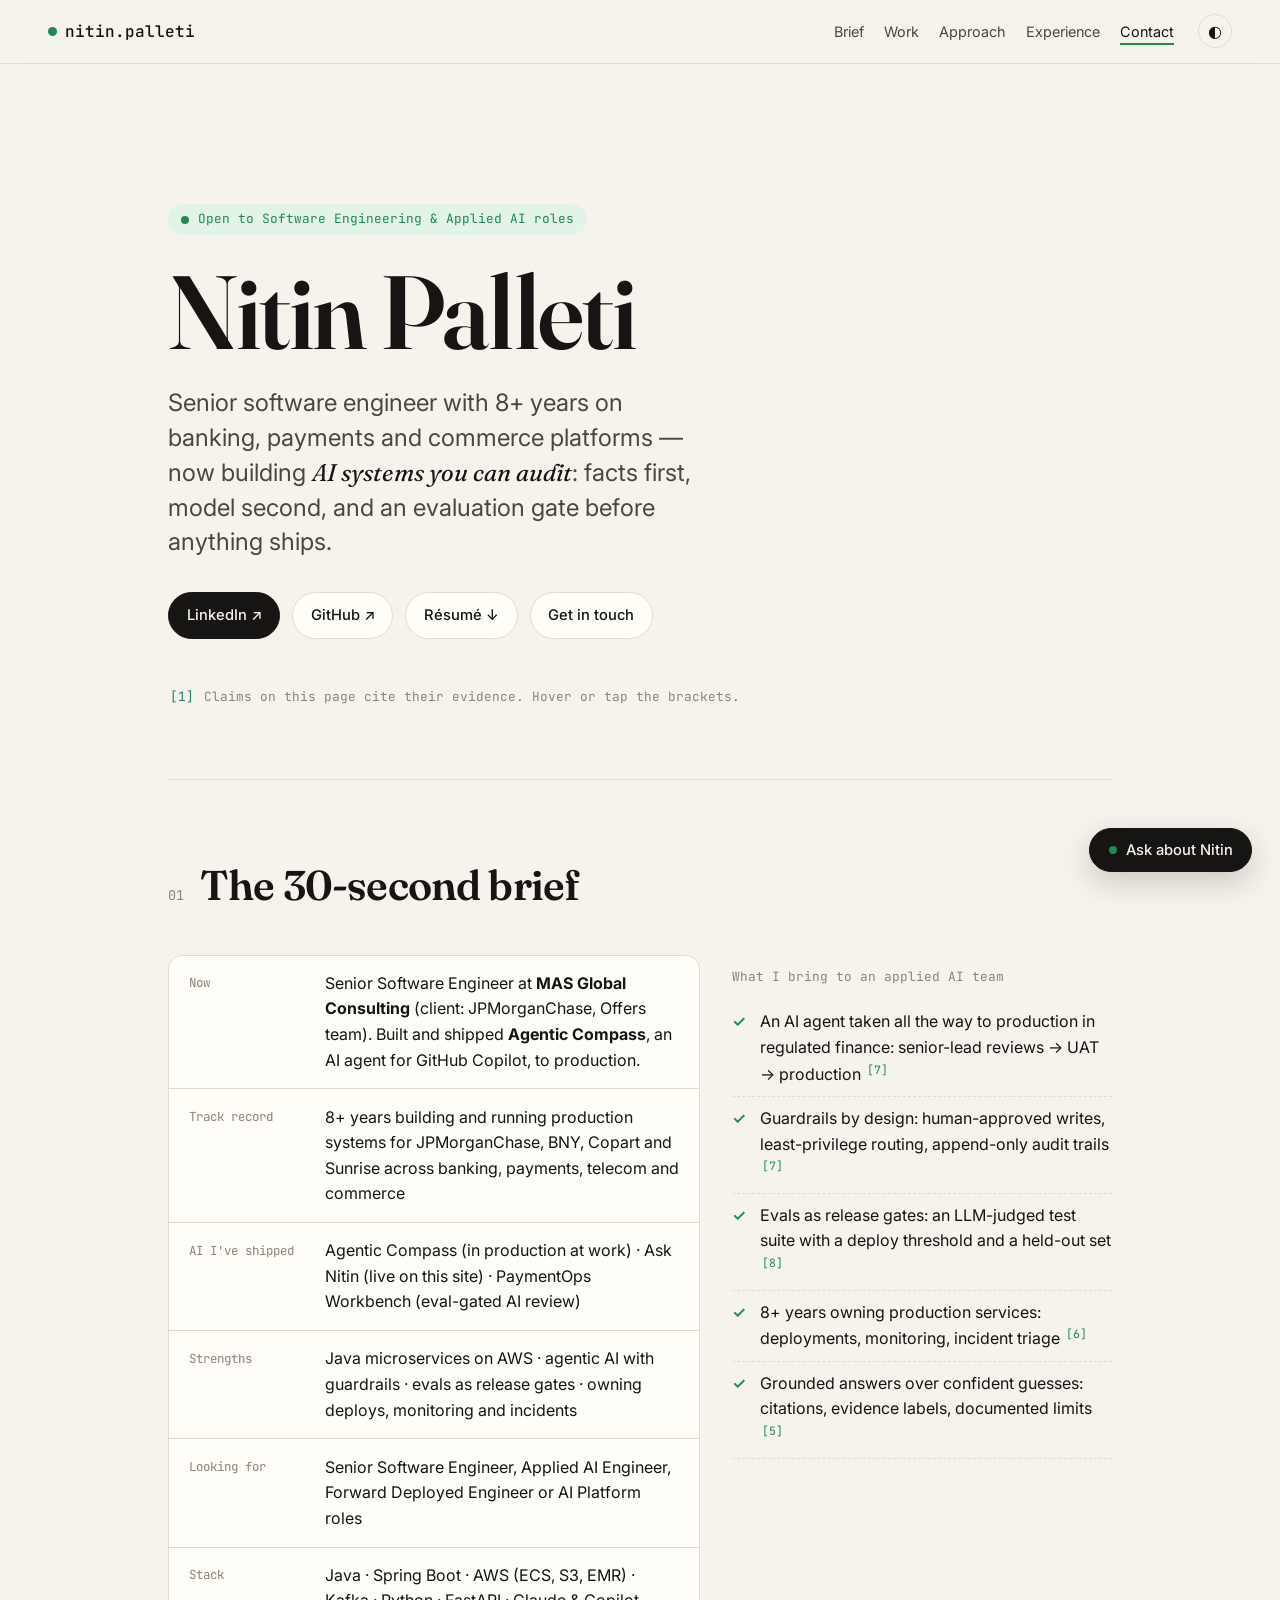
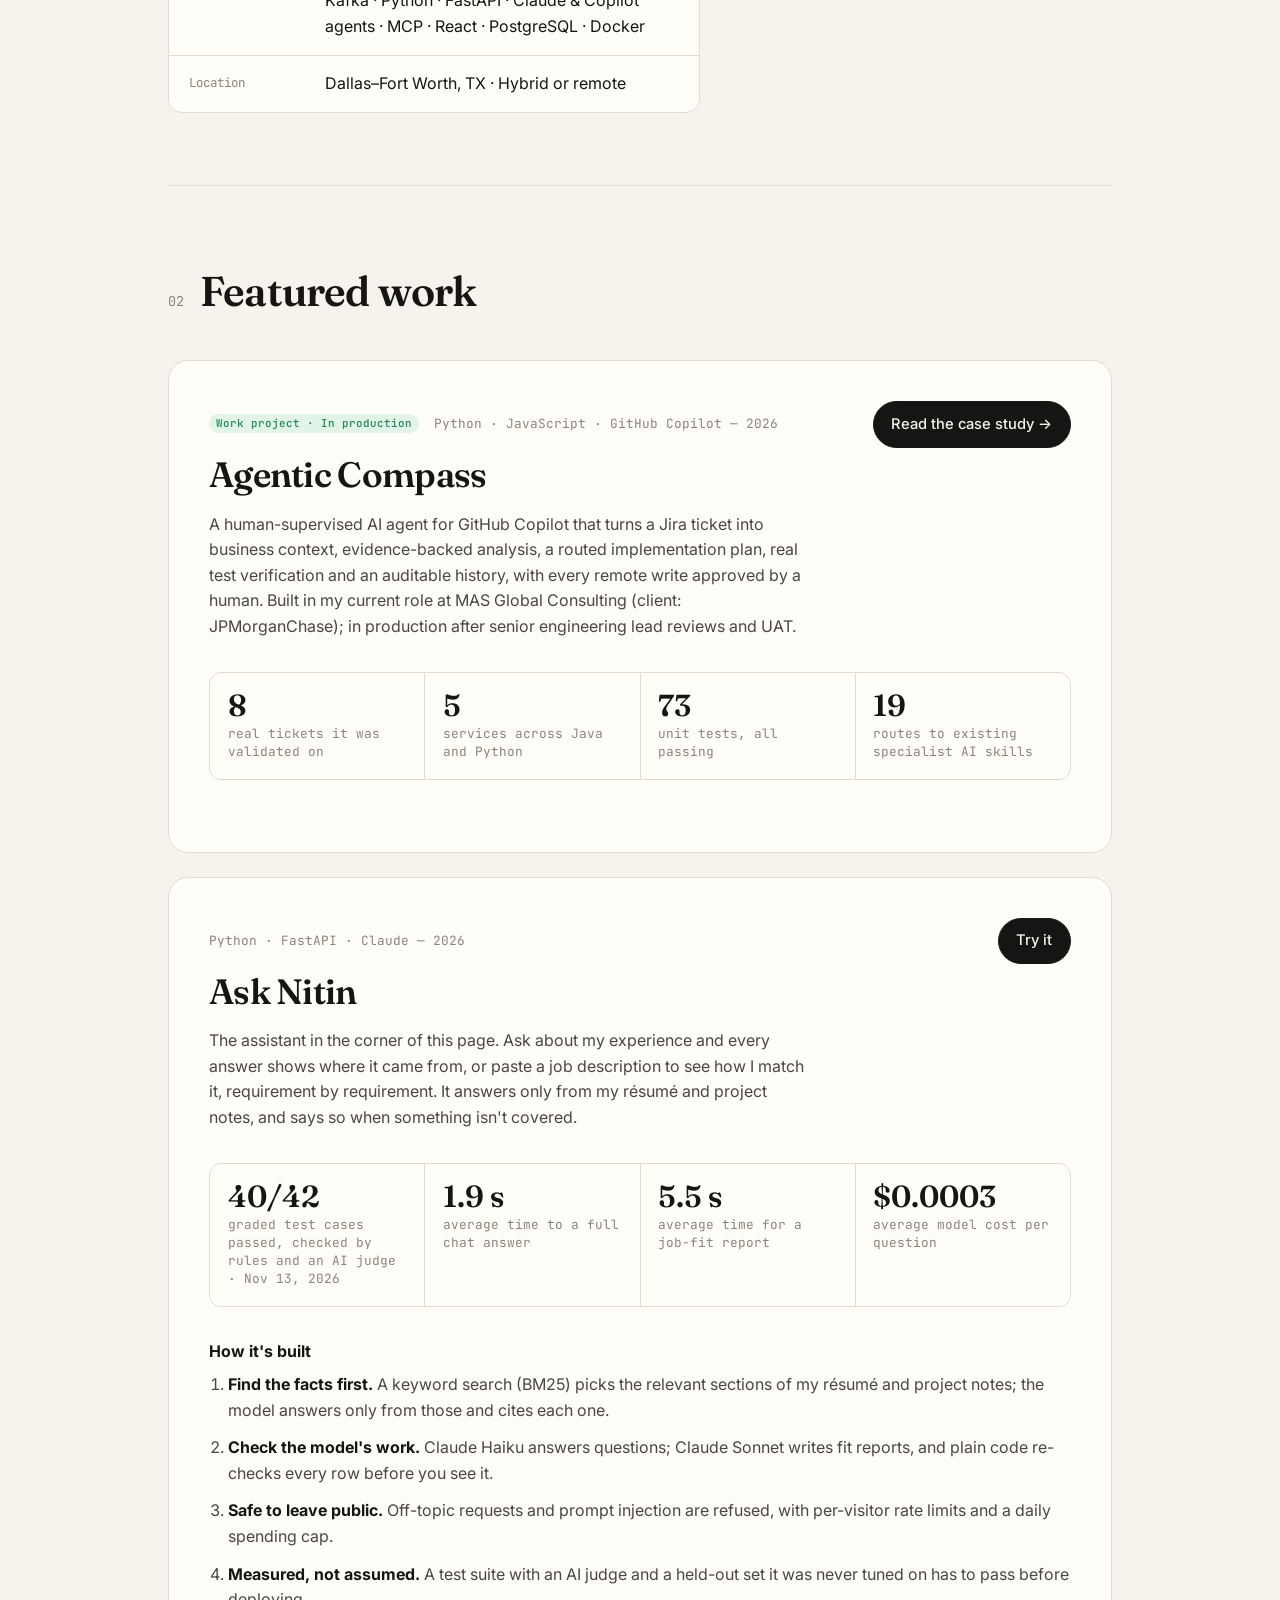
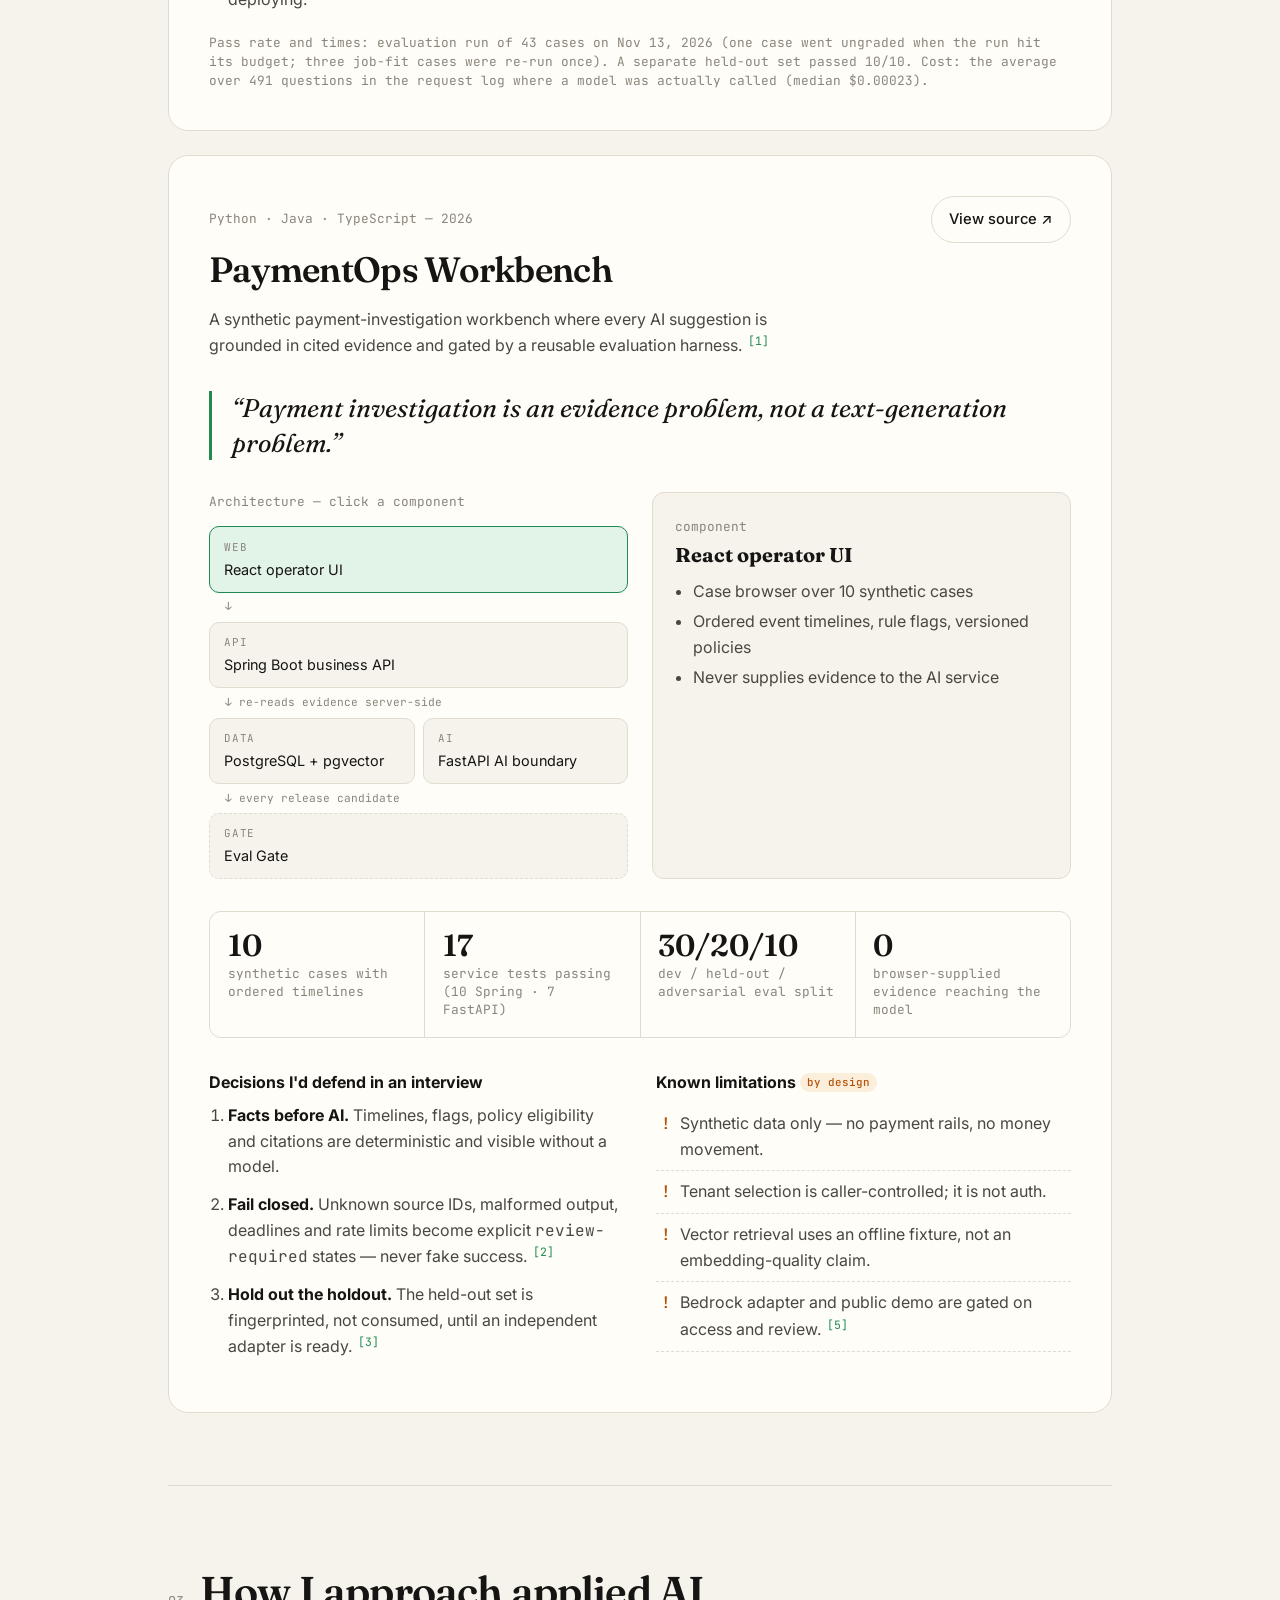
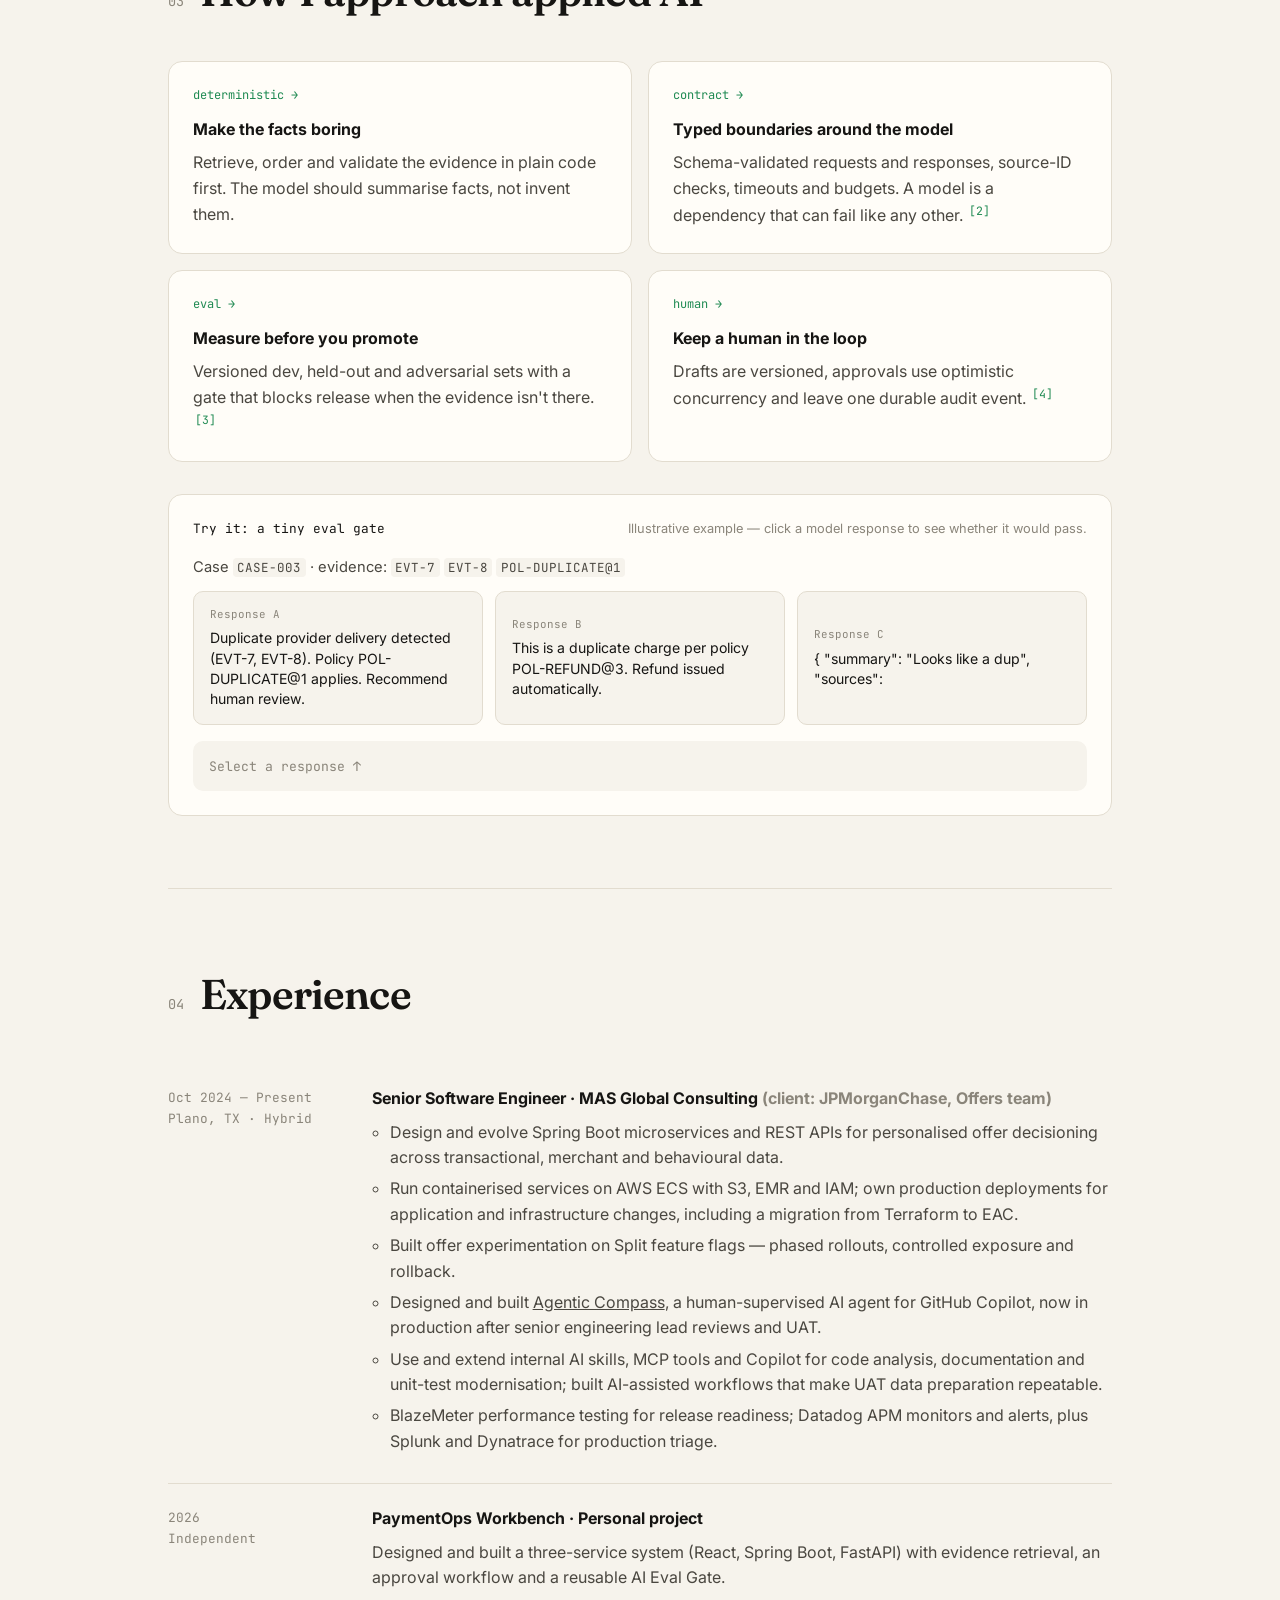
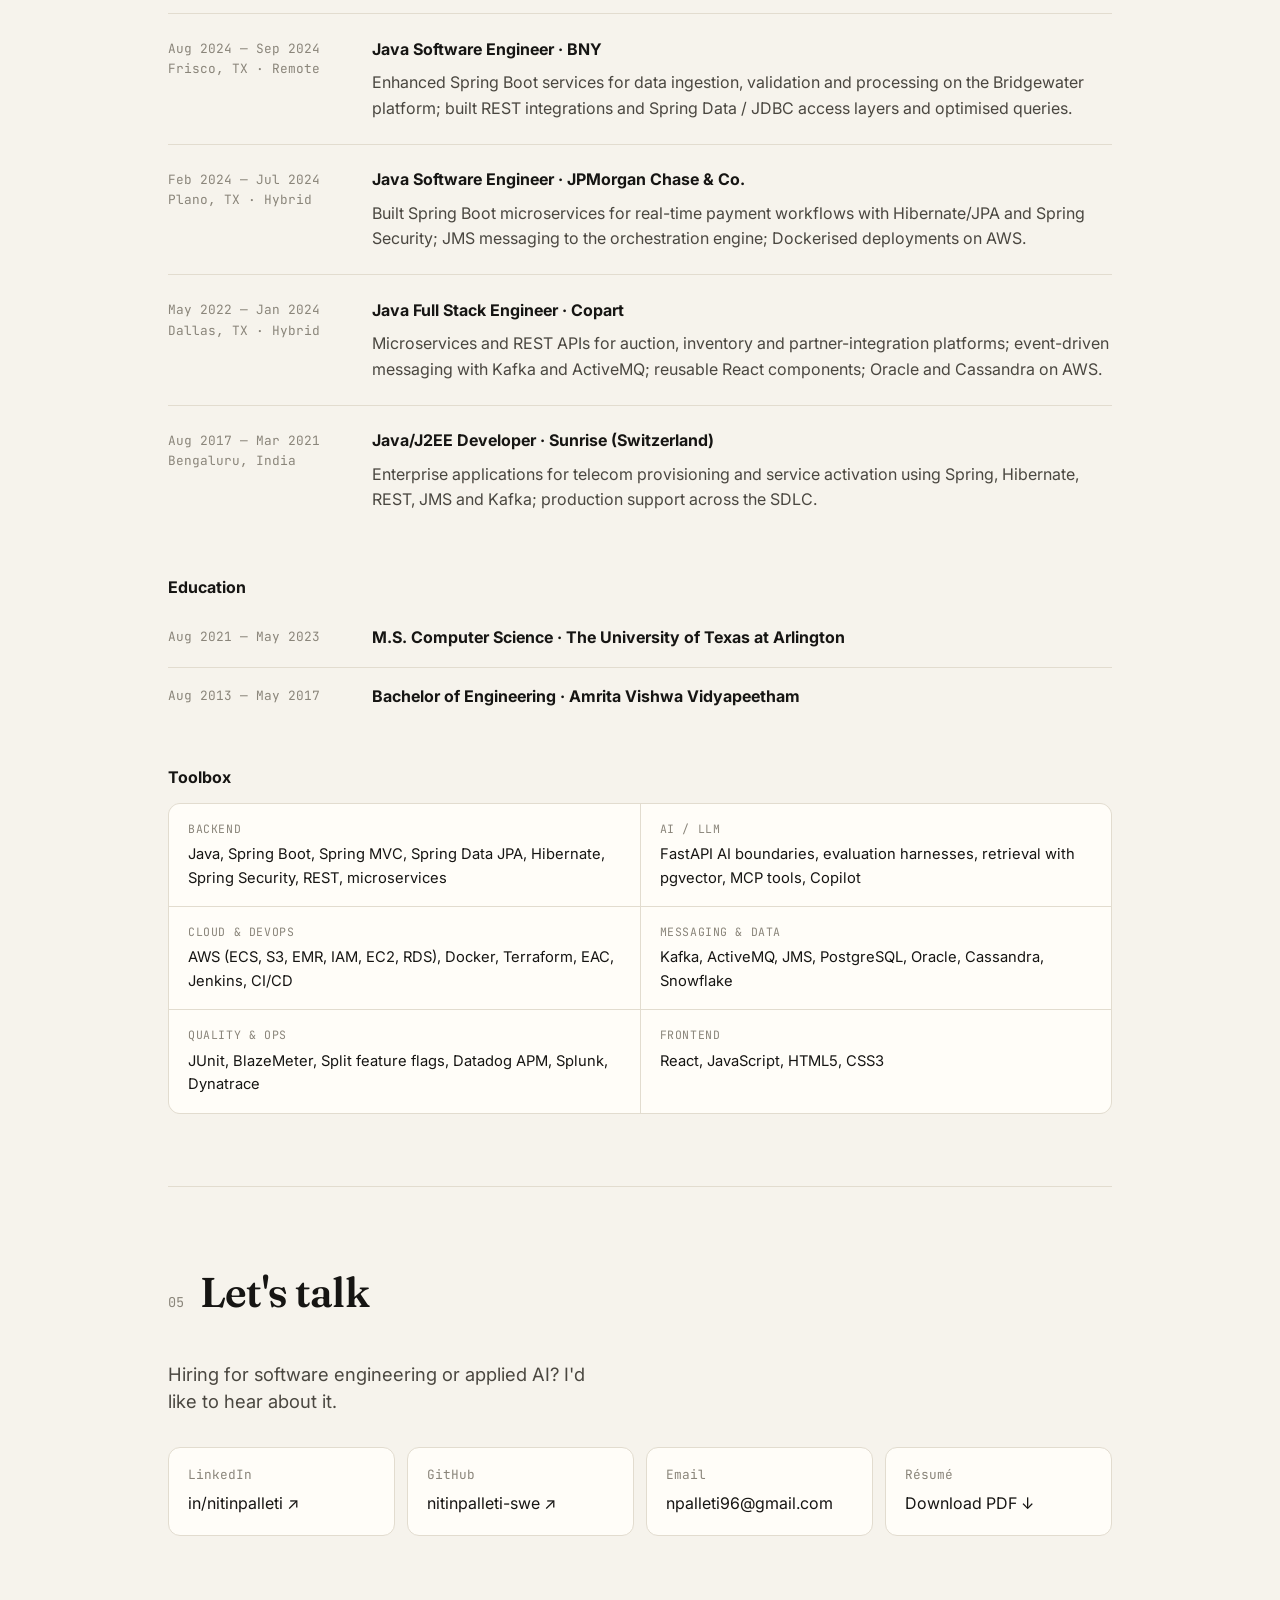
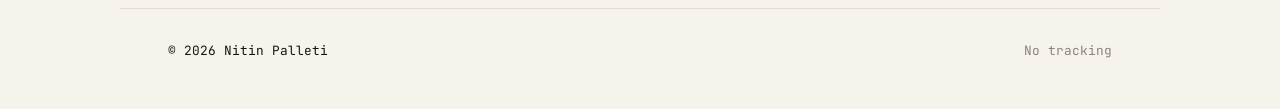
<file: portfolio/index.html>
<!doctype html>
<html lang="en">
<head>
  <meta charset="utf-8" />
  <meta name="viewport" content="width=device-width, initial-scale=1" />
  <title>Nitin Palleti — Senior Software Engineer · Applied AI</title>
  <meta name="description" content="Nitin Palleti — senior software engineer (8+ years, banking and payments) building evidence-grounded, evaluated AI systems." />
  <link rel="preconnect" href="https://fonts.googleapis.com" />
  <link rel="preconnect" href="https://fonts.gstatic.com" crossorigin />
  <link href="https://fonts.googleapis.com/css2?family=Fraunces:opsz,wght@9..144,400;9..144,600&family=Inter:wght@400;500;600&family=JetBrains+Mono:wght@400;500&display=swap" rel="stylesheet" />
  <link rel="stylesheet" href="styles.css" />
  <link rel="stylesheet" href="chat.css" />
  <link rel="icon" href="data:image/svg+xml,<svg xmlns='http://www.w3.org/2000/svg' viewBox='0 0 32 32'><rect width='32' height='32' rx='7' fill='%23161513'/><text x='16' y='22' font-family='monospace' font-size='15' text-anchor='middle' fill='%2357c785'>np</text></svg>" />
</head>
<body>
  <header class="topbar">
    <a class="brand" href="#top"><span class="dot"></span>nitin.palleti</a>
    <nav class="nav" id="siteNav" aria-label="Sections">
      <a href="#brief">Brief</a>
      <a href="#work">Work</a>
      <a href="#approach">Approach</a>
      <a href="#experience">Experience</a>
      <a href="#contact">Contact</a>
    </nav>
    <button class="nav-toggle" id="navToggle" type="button" aria-expanded="false" aria-controls="siteNav" aria-label="Open menu"><span aria-hidden="true">☰</span></button>
    <button class="theme" id="themeBtn" aria-label="Toggle colour theme">◐</button>
  </header>

  <main id="top">
    <!-- ───────── HERO ───────── -->
    <section class="hero">
      <p class="eyebrow mono"><span class="pulse"></span> Open to Software Engineering &amp; Applied AI roles</p>
      <h1>Nitin Palleti</h1>
      <p class="lede">
        Senior software engineer with 8+ years on banking, payments and commerce platforms —
        now building <em>AI systems you can audit</em>: facts first, model second,
        and an evaluation gate before anything ships.
      </p>
      <div class="cta">
        <a class="btn primary" href="https://www.linkedin.com/in/nitinpalleti/" target="_blank" rel="noopener">LinkedIn ↗</a>
        <a class="btn" href="https://github.com/nitinpalleti-swe" target="_blank" rel="noopener">GitHub ↗</a>
        <a class="btn" href="resume.pdf" target="_blank" rel="noopener">Résumé ↓</a>
        <a class="btn" href="#contact">Get in touch</a>
      </div>

      <div class="claims-note mono">
        <span class="cite-demo">[1]</span> Claims on this page cite their evidence. Hover or tap the brackets.
      </div>
    </section>

    <!-- ───────── RECRUITER BRIEF ───────── -->
    <section id="brief" class="block">
      <div class="block-head">
        <span class="num mono">01</span>
        <h2>The 30-second brief</h2>
      </div>
      <div class="brief">
        <dl>
          <div><dt>Now</dt><dd>Senior Software Engineer at <strong>MAS Global Consulting</strong> (client: JPMorganChase, Offers team). Built and shipped <strong>Agentic Compass</strong>, an AI agent for GitHub Copilot, to production.</dd></div>
          <div><dt>Track record</dt><dd>8+ years building and running production systems for JPMorganChase, BNY, Copart and Sunrise across banking, payments, telecom and commerce</dd></div>
          <div><dt>AI I've shipped</dt><dd>Agentic Compass (in production at work) · Ask Nitin (live on this site) · PaymentOps Workbench (eval-gated AI review)</dd></div>
          <div><dt>Strengths</dt><dd>Java microservices on AWS · agentic AI with guardrails · evals as release gates · owning deploys, monitoring and incidents</dd></div>
          <div><dt>Looking for</dt><dd>Senior Software Engineer, Applied AI Engineer, Forward Deployed Engineer or AI Platform roles</dd></div>
          <div><dt>Stack</dt><dd>Java · Spring Boot · AWS (ECS, S3, EMR) · Kafka · Python · FastAPI · Claude &amp; Copilot agents · MCP · React · PostgreSQL · Docker</dd></div>
          <div><dt>Location</dt><dd>Dallas–Fort Worth, TX · Hybrid or remote</dd></div>
        </dl>
        <div class="brief-side">
          <p class="mono small muted">What I bring to an applied AI team</p>
          <ul class="checks">
            <li>An AI agent taken all the way to production in regulated finance: senior-lead reviews → UAT → production <a class="cite" data-cite="7">[7]</a></li>
            <li>Guardrails by design: human-approved writes, least-privilege routing, append-only audit trails <a class="cite" data-cite="7">[7]</a></li>
            <li>Evals as release gates: an LLM-judged test suite with a deploy threshold and a held-out set <a class="cite" data-cite="8">[8]</a></li>
            <li>8+ years owning production services: deployments, monitoring, incident triage <a class="cite" data-cite="6">[6]</a></li>
            <li>Grounded answers over confident guesses: citations, evidence labels, documented limits <a class="cite" data-cite="5">[5]</a></li>
          </ul>
        </div>
      </div>
    </section>

    <!-- ───────── FEATURED WORK ───────── -->
    <section id="work" class="block">
      <div class="block-head">
        <span class="num mono">02</span>
        <h2>Featured work</h2>
      </div>

      <!-- Agentic Compass: professional work; numbers from the case study (validation tickets, services, tests, routes) -->
      <article class="project work">
        <div class="project-top">
          <div>
            <p class="mono small muted"><span class="role-tag">Work project · In production</span> Python · JavaScript · GitHub Copilot — 2026</p>
            <h3>Agentic Compass</h3>
            <p class="project-sub">
              A human-supervised AI agent for GitHub Copilot that turns a Jira ticket into business context,
              evidence-backed analysis, a routed implementation plan, real test verification and an auditable
              history, with every remote write approved by a human. Built in my current role at MAS Global
              Consulting (client: JPMorganChase); in production after senior engineering lead reviews and UAT.
            </p>
          </div>
          <a class="btn primary" href="agentic-compass.html">Read the case study →</a>
        </div>

        <div class="metrics">
          <div class="metric"><span class="big">8</span><span class="mono small">real tickets it was validated on</span></div>
          <div class="metric"><span class="big">5</span><span class="mono small">services across Java and Python</span></div>
          <div class="metric"><span class="big">73</span><span class="mono small">unit tests, all passing</span></div>
          <div class="metric"><span class="big">19</span><span class="mono small">routes to existing specialist AI skills</span></div>
        </div>
      </article>

      <!-- Ask Nitin: numbers from the eval run and request log of 2026-11-08 (see README → Evals) -->
      <article class="project ask-card">
        <div class="project-top">
          <div>
            <p class="mono small muted">Python · FastAPI · Claude — 2026</p>
            <h3>Ask Nitin</h3>
            <p class="project-sub">
              The assistant in the corner of this page. Ask about my experience and every answer shows
              where it came from, or paste a job description to see how I match it, requirement by
              requirement. It answers only from my résumé and project notes, and says so when something
              isn't covered.
            </p>
          </div>
          <button class="btn primary" type="button" data-open-chat>Try it</button>
        </div>

        <div class="metrics">
          <div class="metric"><span class="big">40/42</span><span class="mono small">graded test cases passed, checked by rules and an AI judge · Nov 13, 2026</span></div>
          <div class="metric"><span class="big">1.9 s</span><span class="mono small">average time to a full chat answer</span></div>
          <div class="metric"><span class="big">5.5 s</span><span class="mono small">average time for a job-fit report</span></div>
          <div class="metric"><span class="big">$0.0003</span><span class="mono small">average model cost per question</span></div>
        </div>

        <h4>How it's built</h4>
        <ol class="decisions">
          <li><strong>Find the facts first.</strong> A keyword search (BM25) picks the relevant sections of my résumé and project notes; the model answers only from those and cites each one.</li>
          <li><strong>Check the model's work.</strong> Claude Haiku answers questions; Claude Sonnet writes fit reports, and plain code re-checks every row before you see it.</li>
          <li><strong>Safe to leave public.</strong> Off-topic requests and prompt injection are refused, with per-visitor rate limits and a daily spending cap.</li>
          <li><strong>Measured, not assumed.</strong> A test suite with an AI judge and a held-out set it was never tuned on has to pass before deploying.</li>
        </ol>
        <p class="mono small muted ask-note">
          Pass rate and times: evaluation run of 43 cases on Nov 13, 2026 (one case went ungraded when the run hit its
          budget; three job-fit cases were re-run once). A separate held-out set passed 10/10. Cost: the average over
          491 questions in the request log where a model was actually called (median $0.00023).
        </p>
      </article>

      <article class="project">
        <div class="project-top">
          <div>
            <p class="mono small muted">Python · Java · TypeScript — 2026</p>
            <h3>PaymentOps Workbench</h3>
            <p class="project-sub">
              A synthetic payment-investigation workbench where every AI suggestion is grounded
              in cited evidence and gated by a reusable evaluation harness.
              <a class="cite" data-cite="1">[1]</a>
            </p>
          </div>
          <a class="btn" href="https://github.com/nitinpalleti-swe/paymentops-workbench" target="_blank" rel="noopener">View source ↗</a>
        </div>

        <blockquote class="pull">
          “Payment investigation is an evidence problem, not a text-generation problem.”
        </blockquote>

        <!-- Interactive architecture -->
        <div class="arch">
          <div class="arch-diagram" role="tablist" aria-label="Architecture components">
            <p class="mono small muted arch-label">Architecture — click a component</p>
            <button class="node active" data-node="ui" role="tab"><span class="mono k">web</span>React operator UI</button>
            <span class="wire" aria-hidden="true">↓</span>
            <button class="node" data-node="api" role="tab"><span class="mono k">api</span>Spring Boot business API</button>
            <span class="wire" aria-hidden="true">↓ re-reads evidence server-side</span>
            <div class="pair">
              <button class="node" data-node="db" role="tab"><span class="mono k">data</span>PostgreSQL + pgvector</button>
              <button class="node" data-node="ai" role="tab"><span class="mono k">ai</span>FastAPI AI boundary</button>
            </div>
            <span class="wire" aria-hidden="true">↓ every release candidate</span>
            <button class="node gate" data-node="eval" role="tab"><span class="mono k">gate</span>Eval Gate</button>
          </div>
          <div class="arch-detail" id="archDetail" aria-live="polite"></div>
        </div>

        <!-- Metrics -->
        <div class="metrics">
          <div class="metric"><span class="big">10</span><span class="mono small">synthetic cases with ordered timelines</span></div>
          <div class="metric"><span class="big">17</span><span class="mono small">service tests passing (10 Spring · 7 FastAPI)</span></div>
          <div class="metric"><span class="big">30/20/10</span><span class="mono small">dev / held-out / adversarial eval split</span></div>
          <div class="metric"><span class="big">0</span><span class="mono small">browser-supplied evidence reaching the model</span></div>
        </div>

        <div class="two-col">
          <div>
            <h4>Decisions I'd defend in an interview</h4>
            <ol class="decisions">
              <li><strong>Facts before AI.</strong> Timelines, flags, policy eligibility and citations are deterministic and visible without a model.</li>
              <li><strong>Fail closed.</strong> Unknown source IDs, malformed output, deadlines and rate limits become explicit <span class="mono">review-required</span> states — never fake success. <a class="cite" data-cite="2">[2]</a></li>
              <li><strong>Hold out the holdout.</strong> The held-out set is fingerprinted, not consumed, until an independent adapter is ready. <a class="cite" data-cite="3">[3]</a></li>
            </ol>
          </div>
          <div>
            <h4>Known limitations <span class="tag">by design</span></h4>
            <ul class="limits">
              <li>Synthetic data only — no payment rails, no money movement.</li>
              <li>Tenant selection is caller-controlled; it is not auth.</li>
              <li>Vector retrieval uses an offline fixture, not an embedding-quality claim.</li>
              <li>Bedrock adapter and public demo are gated on access and review. <a class="cite" data-cite="5">[5]</a></li>
            </ul>
          </div>
        </div>
      </article>
    </section>

    <!-- ───────── APPROACH ───────── -->
    <section id="approach" class="block">
      <div class="block-head">
        <span class="num mono">03</span>
        <h2>How I approach applied AI</h2>
      </div>
      <div class="principles">
        <div class="principle">
          <span class="mono step">deterministic → </span>
          <h4>Make the facts boring</h4>
          <p>Retrieve, order and validate the evidence in plain code first. The model should summarise facts, not invent them.</p>
        </div>
        <div class="principle">
          <span class="mono step">contract → </span>
          <h4>Typed boundaries around the model</h4>
          <p>Schema-validated requests and responses, source-ID checks, timeouts and budgets. A model is a dependency that can fail like any other. <a class="cite" data-cite="2">[2]</a></p>
        </div>
        <div class="principle">
          <span class="mono step">eval → </span>
          <h4>Measure before you promote</h4>
          <p>Versioned dev, held-out and adversarial sets with a gate that blocks release when the evidence isn't there. <a class="cite" data-cite="3">[3]</a></p>
        </div>
        <div class="principle">
          <span class="mono step">human → </span>
          <h4>Keep a human in the loop</h4>
          <p>Drafts are versioned, approvals use optimistic concurrency and leave one durable audit event. <a class="cite" data-cite="4">[4]</a></p>
        </div>
      </div>

      <div class="gate-demo">
        <div class="gate-head">
          <p class="mono small">Try it: a tiny eval gate</p>
          <p class="small muted">Illustrative example — click a model response to see whether it would pass.</p>
        </div>
        <div class="gate-cases" id="gateCases"></div>
        <div class="gate-result mono" id="gateResult">Select a response ↑</div>
      </div>
    </section>

    <!-- ───────── EXPERIENCE ───────── -->
    <section id="experience" class="block">
      <div class="block-head">
        <span class="num mono">04</span>
        <h2>Experience</h2>
      </div>
      <ol class="timeline">
        <li>
          <span class="when mono">Oct 2024 — Present<br><span class="muted">Plano, TX · Hybrid</span></span>
          <div>
            <h4>Senior Software Engineer · MAS Global Consulting <span class="muted">(client: JPMorganChase, Offers team)</span></h4>
            <ul class="bullets">
              <li>Design and evolve Spring Boot microservices and REST APIs for personalised offer decisioning across transactional, merchant and behavioural data.</li>
              <li>Run containerised services on AWS ECS with S3, EMR and IAM; own production deployments for application and infrastructure changes, including a migration from Terraform to EAC.</li>
              <li>Built offer experimentation on Split feature flags — phased rollouts, controlled exposure and rollback.</li>
              <li>Designed and built <a href="agentic-compass.html">Agentic Compass</a>, a human-supervised AI agent for GitHub Copilot, now in production after senior engineering lead reviews and UAT.</li>
              <li>Use and extend internal AI skills, MCP tools and Copilot for code analysis, documentation and unit-test modernisation; built AI-assisted workflows that make UAT data preparation repeatable.</li>
              <li>BlazeMeter performance testing for release readiness; Datadog APM monitors and alerts, plus Splunk and Dynatrace for production triage.</li>
            </ul>
          </div>
        </li>
        <li>
          <span class="when mono">2026<br><span class="muted">Independent</span></span>
          <div>
            <h4>PaymentOps Workbench · Personal project</h4>
            <p>Designed and built a three-service system (React, Spring Boot, FastAPI) with evidence retrieval, an approval workflow and a reusable AI Eval Gate.</p>
          </div>
        </li>
        <li>
          <span class="when mono">Aug 2024 — Sep 2024<br><span class="muted">Frisco, TX · Remote</span></span>
          <div>
            <h4>Java Software Engineer · BNY</h4>
            <p>Enhanced Spring Boot services for data ingestion, validation and processing on the Bridgewater platform; built REST integrations and Spring Data / JDBC access layers and optimised queries.</p>
          </div>
        </li>
        <li>
          <span class="when mono">Feb 2024 — Jul 2024<br><span class="muted">Plano, TX · Hybrid</span></span>
          <div>
            <h4>Java Software Engineer · JPMorgan Chase &amp; Co.</h4>
            <p>Built Spring Boot microservices for real-time payment workflows with Hibernate/JPA and Spring Security; JMS messaging to the orchestration engine; Dockerised deployments on AWS.</p>
          </div>
        </li>
        <li>
          <span class="when mono">May 2022 — Jan 2024<br><span class="muted">Dallas, TX · Hybrid</span></span>
          <div>
            <h4>Java Full Stack Engineer · Copart</h4>
            <p>Microservices and REST APIs for auction, inventory and partner-integration platforms; event-driven messaging with Kafka and ActiveMQ; reusable React components; Oracle and Cassandra on AWS.</p>
          </div>
        </li>
        <li>
          <span class="when mono">Aug 2017 — Mar 2021<br><span class="muted">Bengaluru, India</span></span>
          <div>
            <h4>Java/J2EE Developer · Sunrise (Switzerland)</h4>
            <p>Enterprise applications for telecom provisioning and service activation using Spring, Hibernate, REST, JMS and Kafka; production support across the SDLC.</p>
          </div>
        </li>
      </ol>

      <div class="toolbox edu">
        <h4>Education</h4>
        <ol class="timeline">
          <li>
            <span class="when mono">Aug 2021 — May 2023</span>
            <div>
              <h4>M.S. Computer Science · The University of Texas at Arlington</h4>
            </div>
          </li>
          <li>
            <span class="when mono">Aug 2013 — May 2017</span>
            <div>
              <h4>Bachelor of Engineering · Amrita Vishwa Vidyapeetham</h4>
            </div>
          </li>
        </ol>
      </div>

      <div class="toolbox">
        <h4>Toolbox</h4>
        <dl>
          <div><dt>Backend</dt><dd>Java, Spring Boot, Spring MVC, Spring Data JPA, Hibernate, Spring Security, REST, microservices</dd></div>
          <div><dt>AI / LLM</dt><dd>FastAPI AI boundaries, evaluation harnesses, retrieval with pgvector, MCP tools, Copilot</dd></div>
          <div><dt>Cloud &amp; DevOps</dt><dd>AWS (ECS, S3, EMR, IAM, EC2, RDS), Docker, Terraform, EAC, Jenkins, CI/CD</dd></div>
          <div><dt>Messaging &amp; data</dt><dd>Kafka, ActiveMQ, JMS, PostgreSQL, Oracle, Cassandra, Snowflake</dd></div>
          <div><dt>Quality &amp; ops</dt><dd>JUnit, BlazeMeter, Split feature flags, Datadog APM, Splunk, Dynatrace</dd></div>
          <div><dt>Frontend</dt><dd>React, JavaScript, HTML5, CSS3</dd></div>
        </dl>
      </div>
    </section>

    <!-- ───────── CONTACT ───────── -->
    <section id="contact" class="block contact">
      <div class="block-head">
        <span class="num mono">05</span>
        <h2>Let's talk</h2>
      </div>
      <p class="lede small-lede">Hiring for software engineering or applied AI? I'd like to hear about it.</p>
      <div class="contact-grid">
        <a class="contact-card" href="https://www.linkedin.com/in/nitinpalleti/" target="_blank" rel="noopener">
          <span class="mono small muted">LinkedIn</span><span>in/nitinpalleti ↗</span>
        </a>
        <a class="contact-card" href="https://github.com/nitinpalleti-swe" target="_blank" rel="noopener">
          <span class="mono small muted">GitHub</span><span>nitinpalleti-swe ↗</span>
        </a>
        <a class="contact-card" href="mailto:npalleti96@gmail.com">
          <span class="mono small muted">Email</span><span>npalleti96@gmail.com</span>
        </a>
        <a class="contact-card" href="resume.pdf" target="_blank" rel="noopener">
          <span class="mono small muted">Résumé</span><span>Download PDF ↓</span>
        </a>
      </div>
    </section>
  </main>

  <footer class="foot mono small">
    <span>© 2026 Nitin Palleti</span>
    <span class="muted">No tracking</span>
  </footer>

  <!-- citation popover -->
  <div class="pop" id="pop" role="tooltip" hidden></div>

  <script src="main.js"></script>
  <script src="chat.js" defer></script>
</body>
</html>
</file>
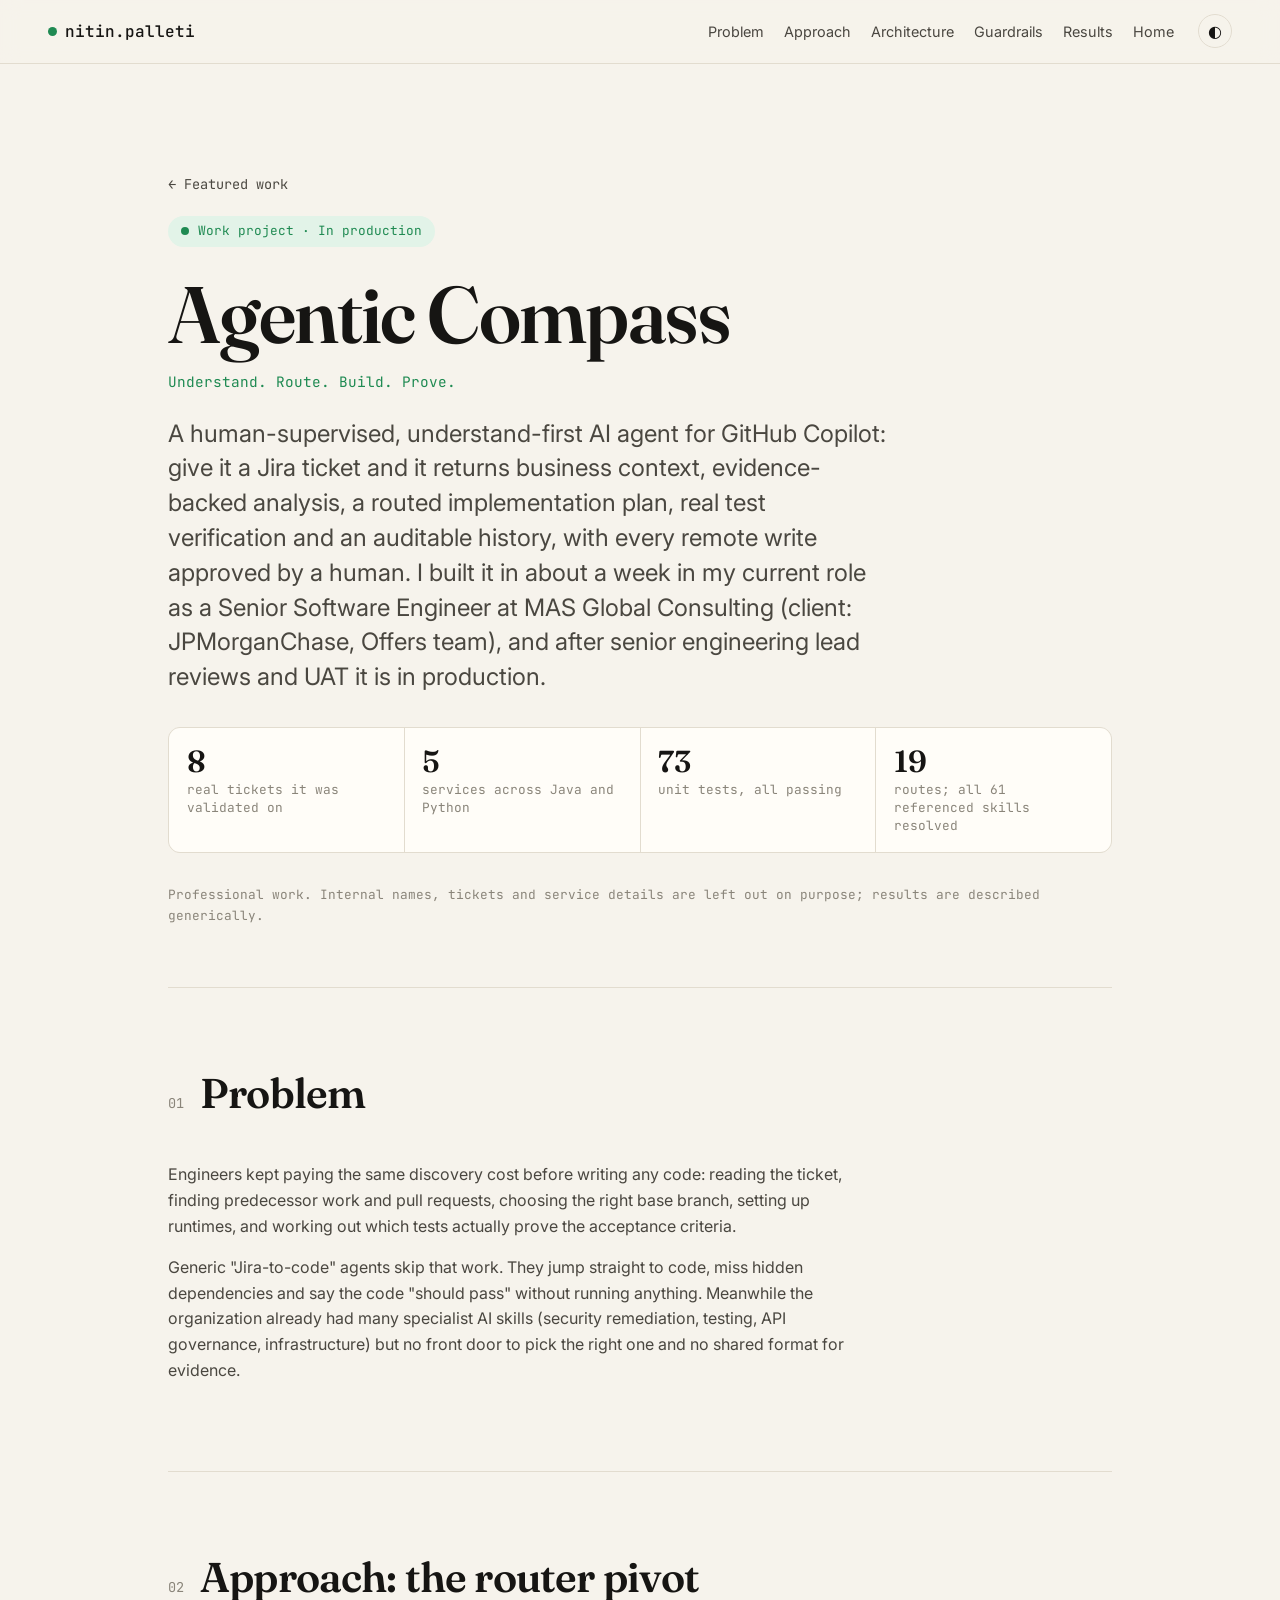
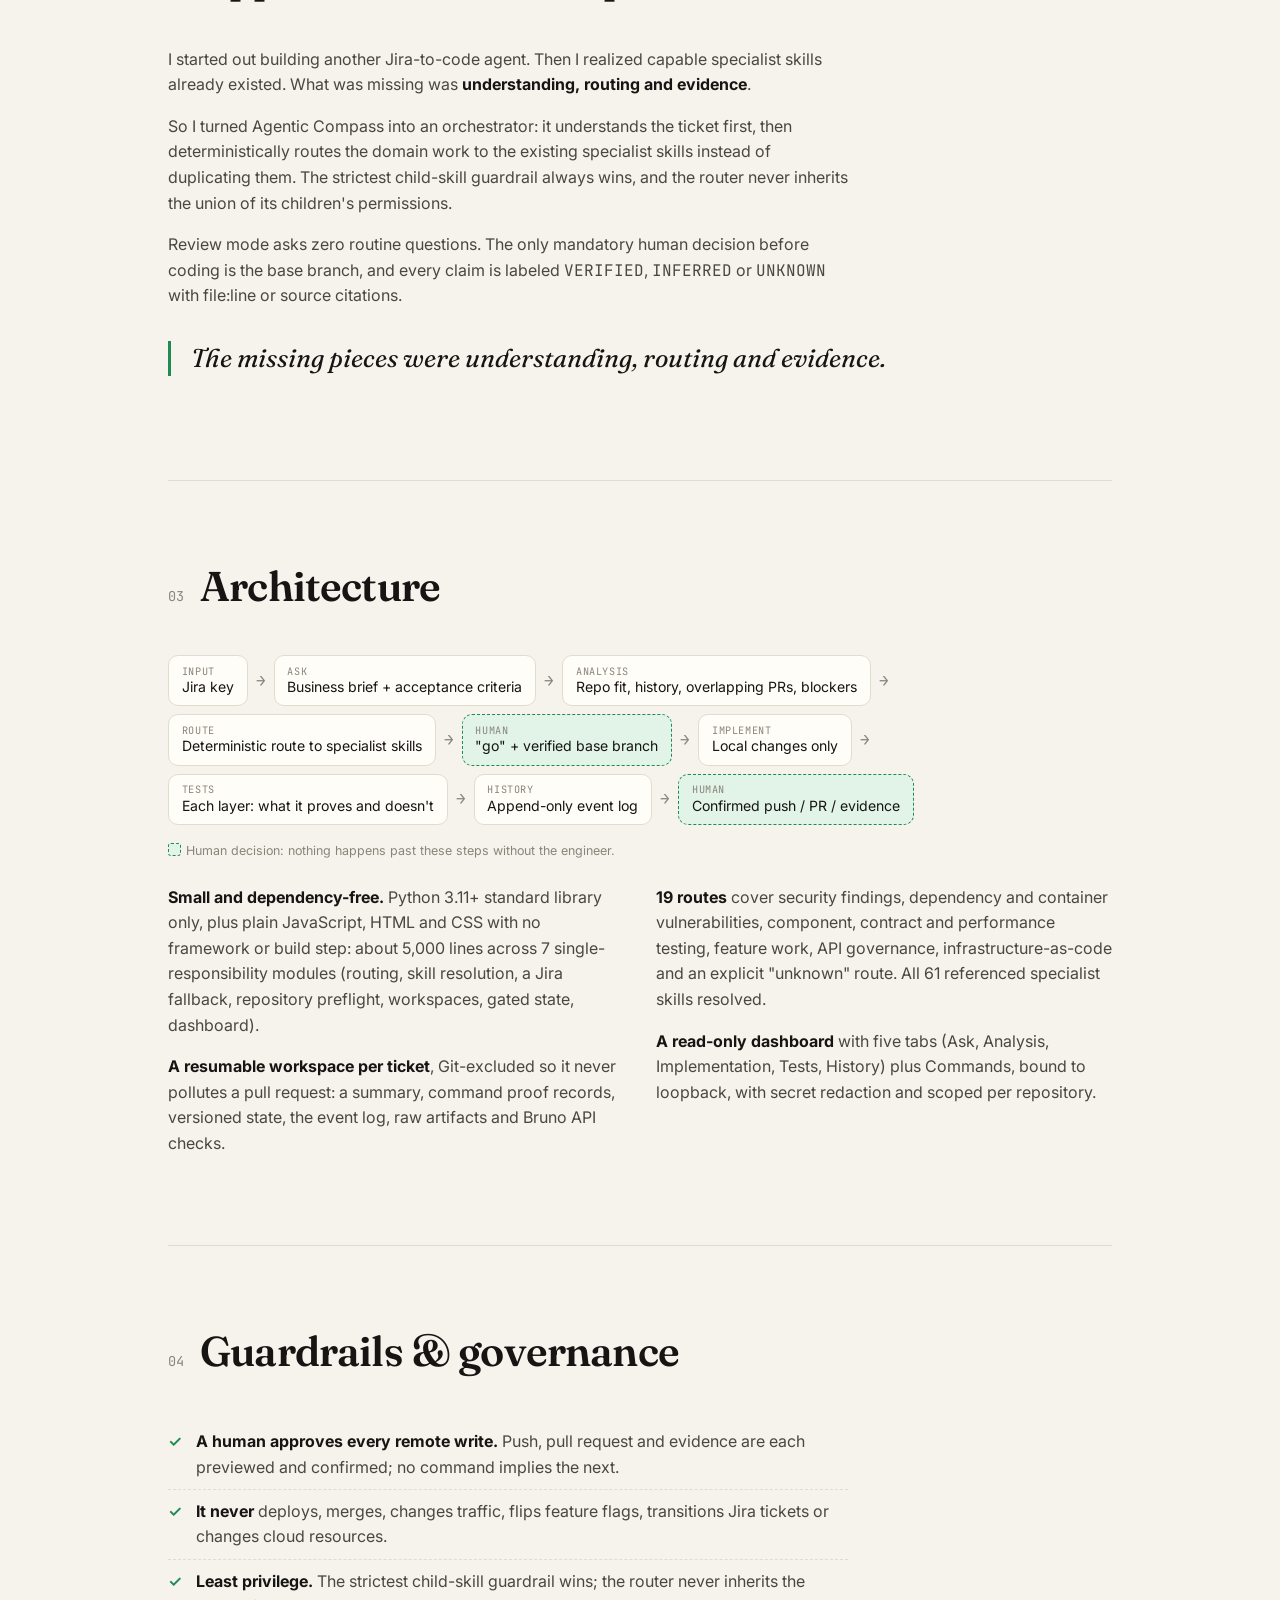
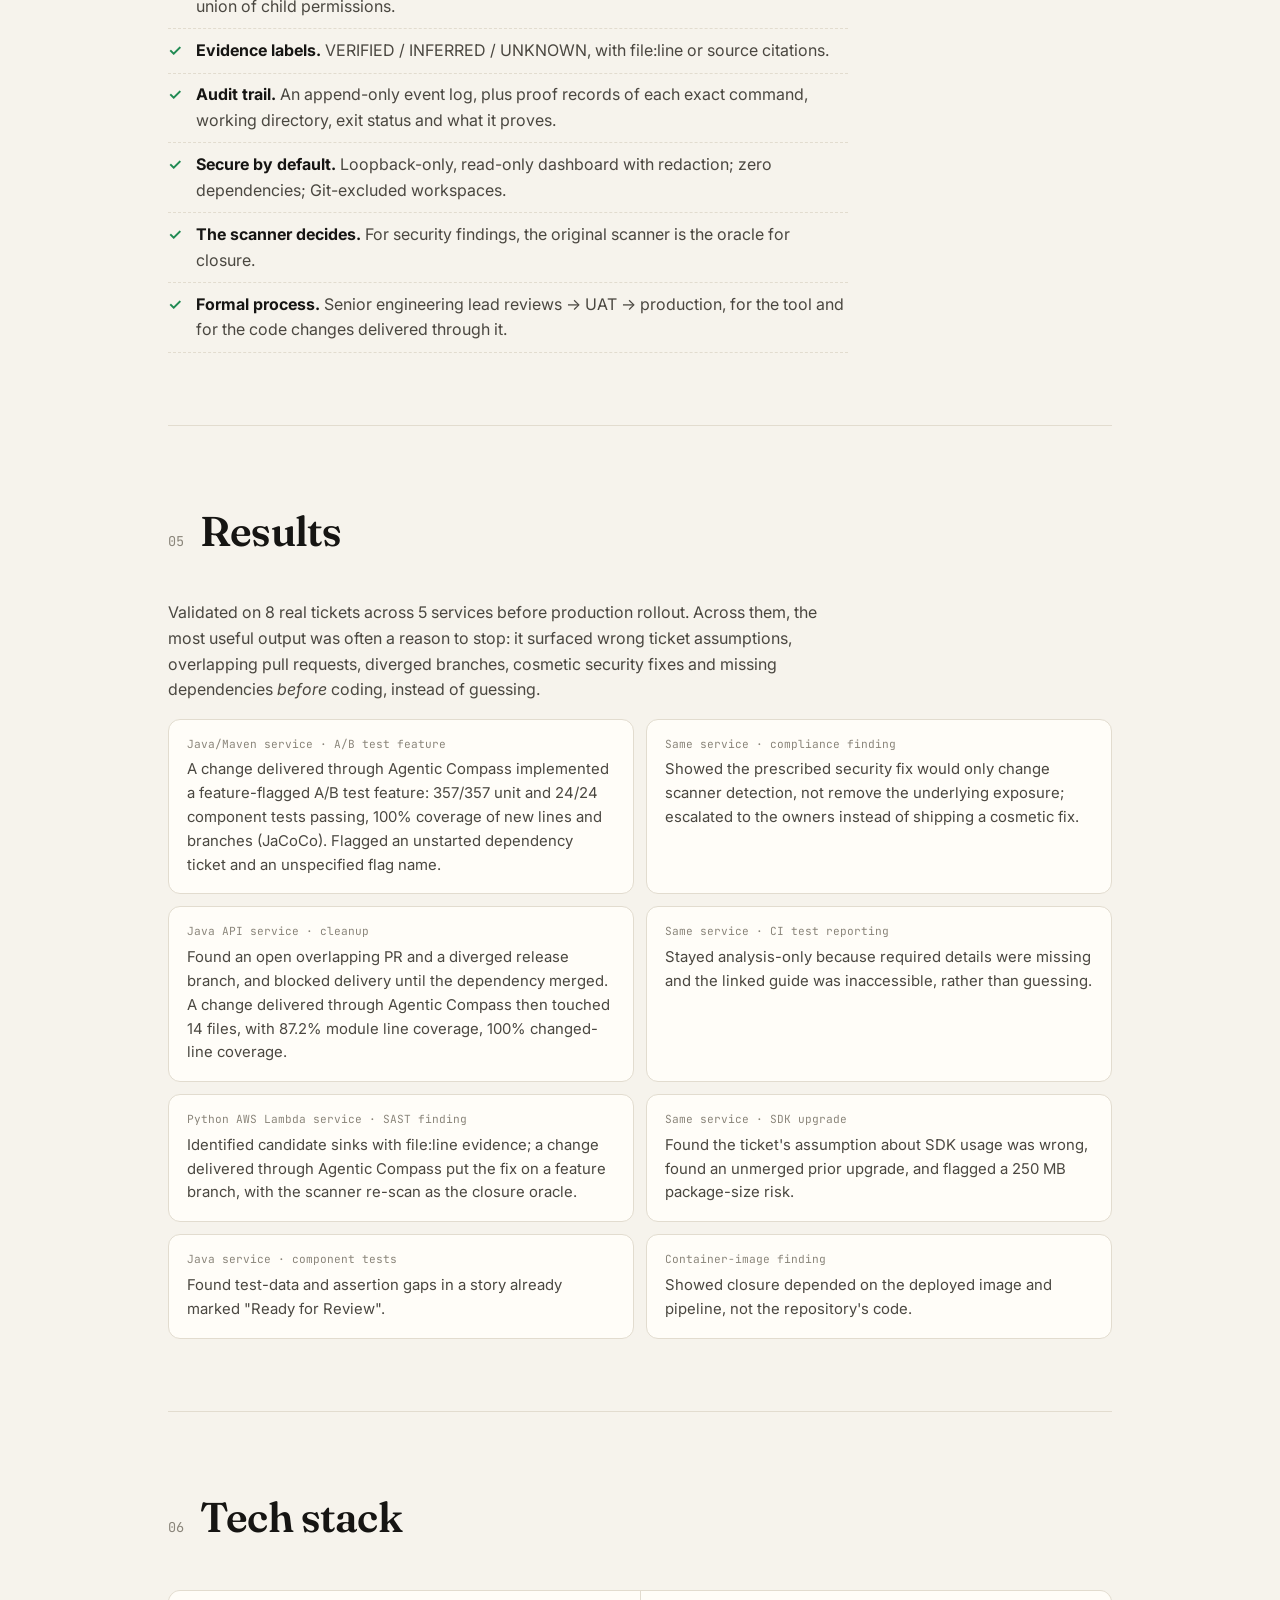
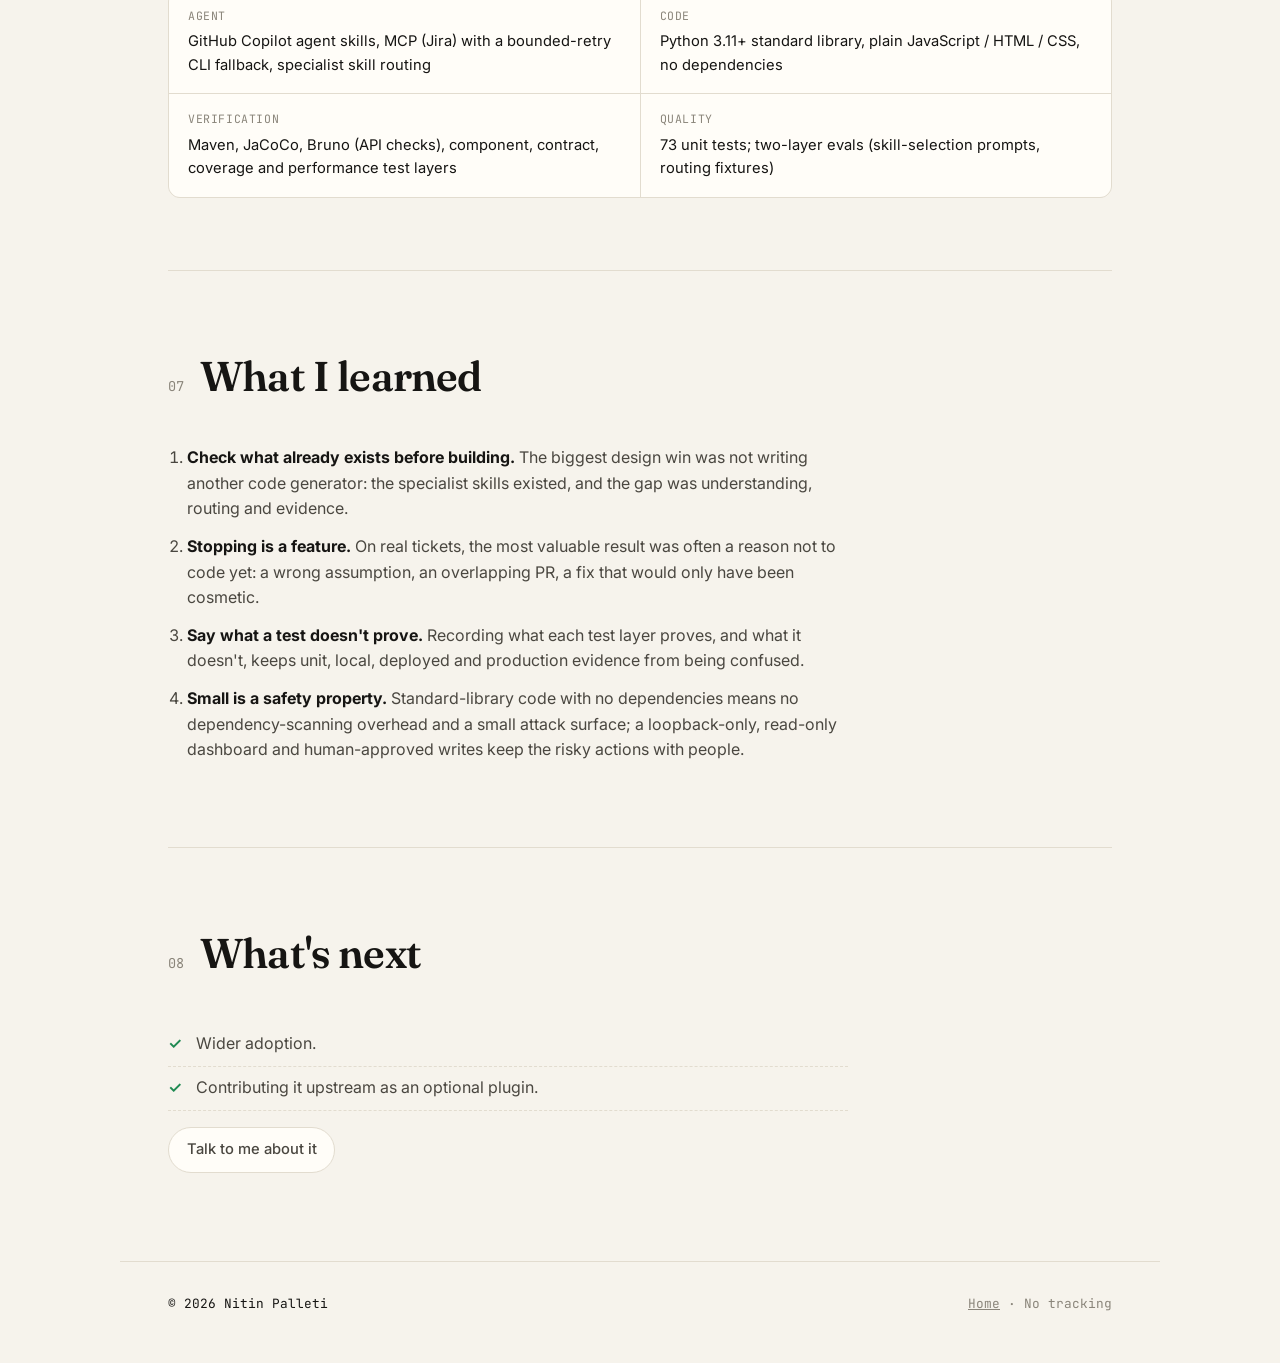
<file: portfolio/agentic-compass.html>
<!doctype html>
<html lang="en">
<head>
  <meta charset="utf-8" />
  <meta name="viewport" content="width=device-width, initial-scale=1" />
  <title>Agentic Compass — case study · Nitin Palleti</title>
  <meta name="description" content="Agentic Compass: a human-supervised AI agent for GitHub Copilot that Nitin Palleti built at work. In production after senior engineering lead reviews and UAT." />
  <link rel="preconnect" href="https://fonts.googleapis.com" />
  <link rel="preconnect" href="https://fonts.gstatic.com" crossorigin />
  <link href="https://fonts.googleapis.com/css2?family=Fraunces:opsz,wght@9..144,400;9..144,600&family=Inter:wght@400;500;600&family=JetBrains+Mono:wght@400;500&display=swap" rel="stylesheet" />
  <link rel="stylesheet" href="styles.css" />
  <link rel="icon" href="data:image/svg+xml,<svg xmlns='http://www.w3.org/2000/svg' viewBox='0 0 32 32'><rect width='32' height='32' rx='7' fill='%23161513'/><text x='16' y='22' font-family='monospace' font-size='15' text-anchor='middle' fill='%2357c785'>np</text></svg>" />
</head>
<body>
  <header class="topbar">
    <a class="brand" href="index.html"><span class="dot"></span>nitin.palleti</a>
    <nav class="nav" id="siteNav" aria-label="Sections">
      <a href="#problem">Problem</a>
      <a href="#approach">Approach</a>
      <a href="#architecture">Architecture</a>
      <a href="#guardrails">Guardrails</a>
      <a href="#results">Results</a>
      <a href="index.html">Home</a>
    </nav>
    <button class="nav-toggle" id="navToggle" type="button" aria-expanded="false" aria-controls="siteNav" aria-label="Open menu"><span aria-hidden="true">☰</span></button>
    <button class="theme" id="themeBtn" aria-label="Toggle colour theme">◐</button>
  </header>

  <main id="top">
    <!-- ───────── HERO ───────── -->
    <section class="case-hero">
      <a class="back mono" href="index.html#work">← Featured work</a>
      <p class="eyebrow mono"><span class="pulse"></span> Work project · In production</p>
      <h1>Agentic Compass</h1>
      <p class="motto">Understand. Route. Build. Prove.</p>
      <p class="lede">
        A human-supervised, understand-first AI agent for GitHub Copilot: give it a Jira ticket and it returns
        business context, evidence-backed analysis, a routed implementation plan, real test verification and an
        auditable history, with every remote write approved by a human.
        I built it in about a week in my current role as a Senior Software Engineer at MAS Global Consulting
        (client: JPMorganChase, Offers team), and after senior engineering lead reviews and UAT it is in production.
      </p>
      <div class="metrics">
        <div class="metric"><span class="big">8</span><span class="mono small">real tickets it was validated on</span></div>
        <div class="metric"><span class="big">5</span><span class="mono small">services across Java and Python</span></div>
        <div class="metric"><span class="big">73</span><span class="mono small">unit tests, all passing</span></div>
        <div class="metric"><span class="big">19</span><span class="mono small">routes; all 61 referenced skills resolved</span></div>
      </div>
      <p class="note mono">Professional work. Internal names, tickets and service details are left out on purpose; results are described generically.</p>
    </section>

    <!-- ───────── PROBLEM ───────── -->
    <section id="problem" class="block">
      <div class="block-head"><span class="num mono">01</span><h2>Problem</h2></div>
      <div class="prose">
        <p>Engineers kept paying the same discovery cost before writing any code: reading the ticket, finding
          predecessor work and pull requests, choosing the right base branch, setting up runtimes, and working
          out which tests actually prove the acceptance criteria.</p>
        <p>Generic "Jira-to-code" agents skip that work. They jump straight to code, miss hidden dependencies and
          say the code "should pass" without running anything. Meanwhile the organization already had many
          specialist AI skills (security remediation, testing, API governance, infrastructure) but no front door
          to pick the right one and no shared format for evidence.</p>
      </div>
    </section>

    <!-- ───────── APPROACH ───────── -->
    <section id="approach" class="block">
      <div class="block-head"><span class="num mono">02</span><h2>Approach: the router pivot</h2></div>
      <div class="prose">
        <p>I started out building another Jira-to-code agent. Then I realized capable specialist skills already
          existed. What was missing was <strong>understanding, routing and evidence</strong>.</p>
        <p>So I turned Agentic Compass into an orchestrator: it understands the ticket first, then deterministically
          routes the domain work to the existing specialist skills instead of duplicating them. The strictest
          child-skill guardrail always wins, and the router never inherits the union of its children's permissions.</p>
        <p>Review mode asks zero routine questions. The only mandatory human decision before coding is the base
          branch, and every claim is labeled <span class="mono">VERIFIED</span>, <span class="mono">INFERRED</span>
          or <span class="mono">UNKNOWN</span> with file:line or source citations.</p>
      </div>
      <blockquote class="pull">The missing pieces were understanding, routing and evidence.</blockquote>
    </section>

    <!-- ───────── ARCHITECTURE ───────── -->
    <section id="architecture" class="block">
      <div class="block-head"><span class="num mono">03</span><h2>Architecture</h2></div>
      <ol class="flow" aria-label="Agentic Compass workflow">
        <li><span class="stepbox"><span class="k">input</span>Jira key</span></li>
        <li><span class="stepbox"><span class="k">ask</span>Business brief + acceptance criteria</span></li>
        <li><span class="stepbox"><span class="k">analysis</span>Repo fit, history, overlapping PRs, blockers</span></li>
        <li><span class="stepbox"><span class="k">route</span>Deterministic route to specialist skills</span></li>
        <li class="human"><span class="stepbox"><span class="k">human</span>"go" + verified base branch</span></li>
        <li><span class="stepbox"><span class="k">implement</span>Local changes only</span></li>
        <li><span class="stepbox"><span class="k">tests</span>Each layer: what it proves and doesn't</span></li>
        <li><span class="stepbox"><span class="k">history</span>Append-only event log</span></li>
        <li class="human"><span class="stepbox"><span class="k">human</span>Confirmed push / PR / evidence</span></li>
      </ol>
      <p class="flow-legend"><span class="swatch" aria-hidden="true"></span>Human decision: nothing happens past these steps without the engineer.</p>
      <div class="two-col">
        <div class="prose">
          <p><strong>Small and dependency-free.</strong> Python 3.11+ standard library only, plus plain JavaScript,
            HTML and CSS with no framework or build step: about 5,000 lines across 7 single-responsibility modules
            (routing, skill resolution, a Jira fallback, repository preflight, workspaces, gated state, dashboard).</p>
          <p><strong>A resumable workspace per ticket</strong>, Git-excluded so it never pollutes a pull request: a
            summary, command proof records, versioned state, the event log, raw artifacts and Bruno API checks.</p>
        </div>
        <div class="prose">
          <p><strong>19 routes</strong> cover security findings, dependency and container vulnerabilities, component,
            contract and performance testing, feature work, API governance, infrastructure-as-code and an explicit
            "unknown" route. All 61 referenced specialist skills resolved.</p>
          <p><strong>A read-only dashboard</strong> with five tabs (Ask, Analysis, Implementation, Tests, History)
            plus Commands, bound to loopback, with secret redaction and scoped per repository.</p>
        </div>
      </div>
    </section>

    <!-- ───────── GUARDRAILS ───────── -->
    <section id="guardrails" class="block">
      <div class="block-head"><span class="num mono">04</span><h2>Guardrails &amp; governance</h2></div>
      <ul class="checks prose">
        <li><strong>A human approves every remote write.</strong> Push, pull request and evidence are each previewed and confirmed; no command implies the next.</li>
        <li><strong>It never</strong> deploys, merges, changes traffic, flips feature flags, transitions Jira tickets or changes cloud resources.</li>
        <li><strong>Least privilege.</strong> The strictest child-skill guardrail wins; the router never inherits the union of child permissions.</li>
        <li><strong>Evidence labels.</strong> VERIFIED / INFERRED / UNKNOWN, with file:line or source citations.</li>
        <li><strong>Audit trail.</strong> An append-only event log, plus proof records of each exact command, working directory, exit status and what it proves.</li>
        <li><strong>Secure by default.</strong> Loopback-only, read-only dashboard with redaction; zero dependencies; Git-excluded workspaces.</li>
        <li><strong>The scanner decides.</strong> For security findings, the original scanner is the oracle for closure.</li>
        <li><strong>Formal process.</strong> Senior engineering lead reviews → UAT → production, for the tool and for the code changes delivered through it.</li>
      </ul>
    </section>

    <!-- ───────── RESULTS ───────── -->
    <section id="results" class="block">
      <div class="block-head"><span class="num mono">05</span><h2>Results</h2></div>
      <p class="prose">Validated on 8 real tickets across 5 services before production rollout. Across them, the most
        useful output was often a reason to stop: it surfaced wrong ticket assumptions, overlapping pull requests,
        diverged branches, cosmetic security fixes and missing dependencies <em>before</em> coding, instead of guessing.</p>
      <ul class="results">
        <li><span class="mono">Java/Maven service · A/B test feature</span>A change delivered through Agentic Compass implemented a feature-flagged A/B test feature: 357/357 unit and 24/24 component tests passing, 100% coverage of new lines and branches (JaCoCo). Flagged an unstarted dependency ticket and an unspecified flag name.</li>
        <li><span class="mono">Same service · compliance finding</span>Showed the prescribed security fix would only change scanner detection, not remove the underlying exposure; escalated to the owners instead of shipping a cosmetic fix.</li>
        <li><span class="mono">Java API service · cleanup</span>Found an open overlapping PR and a diverged release branch, and blocked delivery until the dependency merged. A change delivered through Agentic Compass then touched 14 files, with 87.2% module line coverage, 100% changed-line coverage.</li>
        <li><span class="mono">Same service · CI test reporting</span>Stayed analysis-only because required details were missing and the linked guide was inaccessible, rather than guessing.</li>
        <li><span class="mono">Python AWS Lambda service · SAST finding</span>Identified candidate sinks with file:line evidence; a change delivered through Agentic Compass put the fix on a feature branch, with the scanner re-scan as the closure oracle.</li>
        <li><span class="mono">Same service · SDK upgrade</span>Found the ticket's assumption about SDK usage was wrong, found an unmerged prior upgrade, and flagged a 250 MB package-size risk.</li>
        <li><span class="mono">Java service · component tests</span>Found test-data and assertion gaps in a story already marked "Ready for Review".</li>
        <li><span class="mono">Container-image finding</span>Showed closure depended on the deployed image and pipeline, not the repository's code.</li>
      </ul>
    </section>

    <!-- ───────── TECH STACK ───────── -->
    <section id="stack" class="block">
      <div class="block-head"><span class="num mono">06</span><h2>Tech stack</h2></div>
      <div class="toolbox">
        <dl>
          <div><dt>Agent</dt><dd>GitHub Copilot agent skills, MCP (Jira) with a bounded-retry CLI fallback, specialist skill routing</dd></div>
          <div><dt>Code</dt><dd>Python 3.11+ standard library, plain JavaScript / HTML / CSS, no dependencies</dd></div>
          <div><dt>Verification</dt><dd>Maven, JaCoCo, Bruno (API checks), component, contract, coverage and performance test layers</dd></div>
          <div><dt>Quality</dt><dd>73 unit tests; two-layer evals (skill-selection prompts, routing fixtures)</dd></div>
        </dl>
      </div>
    </section>

    <!-- ───────── LEARNED ───────── -->
    <section id="learned" class="block">
      <div class="block-head"><span class="num mono">07</span><h2>What I learned</h2></div>
      <ol class="decisions prose">
        <li><strong>Check what already exists before building.</strong> The biggest design win was not writing another code generator: the specialist skills existed, and the gap was understanding, routing and evidence.</li>
        <li><strong>Stopping is a feature.</strong> On real tickets, the most valuable result was often a reason not to code yet: a wrong assumption, an overlapping PR, a fix that would only have been cosmetic.</li>
        <li><strong>Say what a test doesn't prove.</strong> Recording what each test layer proves, and what it doesn't, keeps unit, local, deployed and production evidence from being confused.</li>
        <li><strong>Small is a safety property.</strong> Standard-library code with no dependencies means no dependency-scanning overhead and a small attack surface; a loopback-only, read-only dashboard and human-approved writes keep the risky actions with people.</li>
      </ol>
    </section>

    <!-- ───────── NEXT ───────── -->
    <section id="next" class="block">
      <div class="block-head"><span class="num mono">08</span><h2>What's next</h2></div>
      <ul class="checks prose">
        <li>Wider adoption.</li>
        <li>Contributing it upstream as an optional plugin.</li>
      </ul>
      <p class="prose"><a class="btn" href="index.html#contact">Talk to me about it</a></p>
    </section>
  </main>

  <footer class="foot mono small">
    <span>© 2026 Nitin Palleti</span>
    <span class="muted"><a href="index.html">Home</a> · No tracking</span>
  </footer>

  <div class="pop" id="pop" role="tooltip" hidden></div>
  <script src="main.js"></script>
</body>
</html>
</file>
<file: portfolio/styles.css>
:root {
  --bg: #f6f3ec;
  --surface: #fffdf8;
  --ink: #161513;
  --ink-2: #4a4740;
  --muted: #8a857a;
  --line: #e2dccf;
  --accent: #1f8a52;
  --accent-soft: #e2f3e8;
  --warn: #b45309;
  --warn-soft: #fbeedb;
  --fail: #b42318;
  --fail-soft: #fbe4e1;
  --serif: "Fraunces", Georgia, serif;
  --sans: "Inter", system-ui, -apple-system, sans-serif;
  --mono: "JetBrains Mono", ui-monospace, Menlo, monospace;
  --radius: 14px;
  color-scheme: light;
}
@media (prefers-color-scheme: dark) {
  :root:not([data-theme="light"]) {
    --bg: #11110f; --surface: #1a1a17; --ink: #f1ede4; --ink-2: #c4beb1; --muted: #8b867b;
    --line: #2c2b27; --accent: #57c785; --accent-soft: #15301f; --warn: #f0a24b; --warn-soft: #33240f;
    --fail: #f2766a; --fail-soft: #3a1714; color-scheme: dark;
  }
}
:root[data-theme="dark"] {
  --bg: #11110f; --surface: #1a1a17; --ink: #f1ede4; --ink-2: #c4beb1; --muted: #8b867b;
  --line: #2c2b27; --accent: #57c785; --accent-soft: #15301f; --warn: #f0a24b; --warn-soft: #33240f;
  --fail: #f2766a; --fail-soft: #3a1714; color-scheme: dark;
}

* { box-sizing: border-box; }
html { scroll-behavior: smooth; scroll-padding-top: 80px; }
body {
  margin: 0; background: var(--bg); color: var(--ink);
  font: 16px/1.6 var(--sans); -webkit-font-smoothing: antialiased;
}
a { color: inherit; }
.mono { font-family: var(--mono); }
.small { font-size: 0.8rem; }
.muted { color: var(--muted); }
h1, h2, h3 { font-family: var(--serif); font-weight: 600; letter-spacing: -0.02em; margin: 0; }
h4 { margin: 0 0 .5rem; font-size: 1rem; }

/* top bar */
.topbar {
  position: sticky; top: 0; z-index: 10;
  display: flex; align-items: center; gap: 1.5rem;
  padding: .9rem clamp(16px, 4vw, 48px);
  background: color-mix(in srgb, var(--bg) 85%, transparent);
  backdrop-filter: blur(10px); border-bottom: 1px solid var(--line);
}
.brand { font-family: var(--mono); font-weight: 500; text-decoration: none; display: flex; align-items: center; gap: .5rem; }
.dot { width: 9px; height: 9px; border-radius: 50%; background: var(--accent); }
.nav { display: flex; gap: 1.25rem; margin-left: auto; font-size: .9rem; }
.nav a { text-decoration: none; color: var(--ink-2); }
.nav a:hover, .nav a.on { color: var(--ink); }
.nav a.on { text-decoration: underline; text-decoration-color: var(--accent); text-underline-offset: 6px; text-decoration-thickness: 2px; }
.theme { background: none; border: 1px solid var(--line); color: var(--ink); border-radius: 50%; width: 34px; height: 34px; cursor: pointer; font-size: 1rem; }

main { max-width: 1040px; margin: 0 auto; padding: 0 clamp(16px, 4vw, 48px); }

/* hero */
.hero { padding: clamp(64px, 12vw, 140px) 0 72px; }
.eyebrow { display: inline-flex; align-items: center; gap: .6rem; font-size: .8rem; color: var(--accent); background: var(--accent-soft); padding: .35rem .8rem; border-radius: 99px; margin: 0 0 1.75rem; }
.pulse { width: 8px; height: 8px; border-radius: 50%; background: var(--accent); box-shadow: 0 0 0 0 var(--accent); animation: pulse 2s infinite; }
@keyframes pulse { 70% { box-shadow: 0 0 0 8px transparent; } 100% { box-shadow: 0 0 0 0 transparent; } }
.hero h1 { font-size: clamp(3rem, 9vw, 6.5rem); line-height: .95; }
.lede { font-size: clamp(1.15rem, 2.4vw, 1.5rem); color: var(--ink-2); max-width: 36ch; margin: 1.5rem 0 2rem; line-height: 1.45; }
.lede em { font-family: var(--serif); font-style: italic; color: var(--ink); }
.small-lede { font-size: 1.15rem; margin-top: 0; }
.cta { display: flex; flex-wrap: wrap; gap: .75rem; }
.btn {
  display: inline-flex; align-items: center; padding: .65rem 1.1rem; border-radius: 99px;
  border: 1px solid var(--line); background: var(--surface); text-decoration: none; font-weight: 500; font-size: .92rem;
  transition: transform .15s, border-color .15s; white-space: nowrap;
}
.btn:hover { transform: translateY(-1px); border-color: var(--ink-2); }
.btn.primary { background: var(--ink); color: var(--bg); border-color: var(--ink); }
.claims-note { margin-top: 3rem; font-size: .8rem; color: var(--muted); }
.cite-demo, .cite {
  font-family: var(--mono); font-size: .72em; color: var(--accent); text-decoration: none;
  vertical-align: super; cursor: help; padding: 0 2px; border-radius: 4px;
}
.cite:hover, .cite:focus-visible { background: var(--accent-soft); outline: none; }
.cite-demo { vertical-align: baseline; font-size: 1em; }

/* blocks */
.block { padding: 72px 0; border-top: 1px solid var(--line); }
.block-head { display: flex; align-items: baseline; gap: 1rem; margin-bottom: 2.25rem; }
.block-head h2 { font-size: clamp(1.8rem, 4vw, 2.6rem); }
.num { color: var(--muted); font-size: .85rem; }

/* placeholders — visible locally so you know what to fill in */
.fill { background: var(--warn-soft); color: var(--warn); border-radius: 4px; padding: 0 .3em; outline: 1px dashed var(--warn); outline-offset: 1px; }

/* brief */
.brief { display: grid; grid-template-columns: 1.4fr 1fr; gap: 2rem; }
.brief dl { margin: 0; background: var(--surface); border: 1px solid var(--line); border-radius: var(--radius); }
.brief dl > div { display: grid; grid-template-columns: 120px 1fr; gap: 1rem; padding: .95rem 1.25rem; border-bottom: 1px solid var(--line); }
.brief dl > div:last-child { border-bottom: 0; }
.brief dt { font-family: var(--mono); font-size: .78rem; color: var(--muted); padding-top: .15rem; }
.brief dd { margin: 0; }
.checks { list-style: none; padding: 0; margin: .75rem 0 0; }
.checks li { padding: .55rem 0 .55rem 1.75rem; position: relative; border-bottom: 1px dashed var(--line); }
.checks li::before { content: "✓"; position: absolute; left: 0; color: var(--accent); font-weight: 600; }

/* project */
.project { background: var(--surface); border: 1px solid var(--line); border-radius: calc(var(--radius) + 6px); padding: clamp(20px, 4vw, 40px); }
.project-top { display: flex; justify-content: space-between; gap: 1.5rem; align-items: flex-start; }
.project h3 { font-size: clamp(1.6rem, 3.5vw, 2.2rem); margin: .25rem 0 .5rem; }
.project-sub { color: var(--ink-2); max-width: 60ch; margin: 0; }
.pull { font-family: var(--serif); font-style: italic; font-size: clamp(1.2rem, 2.6vw, 1.6rem); margin: 2rem 0; padding-left: 1.25rem; border-left: 3px solid var(--accent); line-height: 1.35; }

.arch { display: grid; grid-template-columns: 1fr 1fr; gap: 1.5rem; margin: 2rem 0; }
.arch-diagram { display: flex; flex-direction: column; align-items: stretch; gap: .35rem; }
.arch-label { margin: 0 0 .5rem; }
.pair { display: grid; grid-template-columns: 1fr 1fr; gap: .5rem; }
.node {
  font: inherit; font-size: .9rem; text-align: left; cursor: pointer; color: var(--ink);
  background: var(--bg); border: 1px solid var(--line); border-radius: 10px; padding: .7rem .9rem;
  display: flex; flex-direction: column; gap: .1rem; transition: border-color .15s, background .15s;
}
.node .k { font-size: .68rem; color: var(--muted); text-transform: uppercase; letter-spacing: .06em; }
.node:hover { border-color: var(--ink-2); }
.node.active { border-color: var(--accent); background: var(--accent-soft); }
.node.gate { border-style: dashed; }
.wire { font-family: var(--mono); font-size: .7rem; color: var(--muted); padding-left: 1rem; }
.arch-detail { background: var(--bg); border: 1px solid var(--line); border-radius: 12px; padding: 1.25rem 1.4rem; align-self: stretch; }
.arch-detail h4 { font-family: var(--serif); font-size: 1.25rem; }
.arch-detail ul { padding-left: 1.1rem; margin: .5rem 0 0; color: var(--ink-2); }
.arch-detail li { margin: .3rem 0; }

.metrics { display: grid; grid-template-columns: repeat(4, 1fr); gap: 1px; background: var(--line); border: 1px solid var(--line); border-radius: 12px; overflow: hidden; margin: 2rem 0; }
.metric { background: var(--surface); padding: 1.1rem; display: flex; flex-direction: column; gap: .3rem; }
.metric .big { font-family: var(--serif); font-size: 1.9rem; font-weight: 600; line-height: 1; }
.metric .small { color: var(--muted); line-height: 1.4; }

.two-col { display: grid; grid-template-columns: 1fr 1fr; gap: 2rem; }
.decisions { padding-left: 1.2rem; margin: 0; }
.decisions li { margin-bottom: .75rem; color: var(--ink-2); }
.decisions strong { color: var(--ink); }
.limits { list-style: none; padding: 0; margin: 0; }
.limits li { padding: .5rem 0 .5rem 1.5rem; position: relative; color: var(--ink-2); border-bottom: 1px dashed var(--line); }
.limits li::before { content: "!"; position: absolute; left: .3rem; color: var(--warn); font-family: var(--mono); font-weight: 600; }
.tag { font-family: var(--mono); font-size: .68rem; font-weight: 500; background: var(--warn-soft); color: var(--warn); padding: .15rem .45rem; border-radius: 99px; vertical-align: middle; }

.next-slot { margin-top: 1.25rem; border: 1.5px dashed var(--line); border-radius: var(--radius); padding: 1.25rem 1.5rem; color: var(--ink-2); }
.next-slot p { margin: .3rem 0 0; }

/* principles */
.principles { display: grid; grid-template-columns: repeat(2, 1fr); gap: 1rem; }
.principle { background: var(--surface); border: 1px solid var(--line); border-radius: var(--radius); padding: 1.5rem; }
.principle p { margin: 0; color: var(--ink-2); }
.step { font-size: .75rem; color: var(--accent); display: block; margin-bottom: .75rem; }

.gate-demo { margin-top: 2rem; border: 1px solid var(--line); border-radius: var(--radius); background: var(--surface); padding: 1.5rem; }
.gate-head { display: flex; justify-content: space-between; flex-wrap: wrap; gap: .5rem; align-items: baseline; }
.gate-head p { margin: 0; }
.gate-q { margin: 1rem 0 .75rem; font-size: .92rem; color: var(--ink-2); }
.gate-q code { font-family: var(--mono); font-size: .85em; background: var(--bg); padding: .1em .35em; border-radius: 4px; }
.gate-cases { display: grid; grid-template-columns: repeat(3, 1fr); gap: .75rem; }
.case {
  font: inherit; font-size: .88rem; text-align: left; cursor: pointer; color: var(--ink);
  background: var(--bg); border: 1px solid var(--line); border-radius: 10px; padding: .9rem 1rem; line-height: 1.45;
}
.case:hover { border-color: var(--ink-2); }
.case.sel { border-color: var(--ink); }
.case .mono { display: block; font-size: .68rem; color: var(--muted); margin-bottom: .35rem; }
.gate-result { margin-top: 1rem; padding: .9rem 1rem; border-radius: 10px; background: var(--bg); font-size: .82rem; color: var(--muted); min-height: 3rem; }
.gate-result.pass { background: var(--accent-soft); color: var(--accent); }
.gate-result.fail { background: var(--fail-soft); color: var(--fail); }
.gate-result.review { background: var(--warn-soft); color: var(--warn); }

/* timeline */
.timeline { list-style: none; padding: 0; margin: 0; }
.timeline > li { display: grid; grid-template-columns: 180px 1fr; gap: 1.5rem; padding: 1.4rem 0; border-bottom: 1px solid var(--line); }
.timeline > li:last-child { border-bottom: 0; }
.when { font-size: .8rem; color: var(--muted); padding-top: .15rem; }
.timeline p { margin: 0; color: var(--ink-2); }

/* contact */
.contact-grid { display: grid; grid-template-columns: repeat(4, 1fr); gap: .75rem; }
.contact-card {
  display: flex; flex-direction: column; gap: .35rem; padding: 1.1rem 1.2rem; text-decoration: none;
  background: var(--surface); border: 1px solid var(--line); border-radius: 12px; transition: transform .15s, border-color .15s;
}
.contact-card:hover { transform: translateY(-2px); border-color: var(--ink-2); }

.foot { display: flex; justify-content: space-between; max-width: 1040px; margin: 0 auto; padding: 2rem clamp(16px, 4vw, 48px) 3rem; border-top: 1px solid var(--line); }

/* citation popover */
.pop {
  position: absolute; z-index: 50; max-width: 320px; background: var(--ink); color: var(--bg);
  padding: .8rem .95rem; border-radius: 10px; font-size: .82rem; line-height: 1.45; box-shadow: 0 10px 30px rgb(0 0 0 / .2);
}
.pop .mono { font-size: .7rem; opacity: .7; display: block; margin-bottom: .3rem; }
.pop a { color: inherit; text-decoration-color: var(--accent); }

/* reveal */
.reveal { opacity: 0; transform: translateY(14px); transition: opacity .6s ease, transform .6s ease; }
.reveal.in { opacity: 1; transform: none; }
@media (prefers-reduced-motion: reduce) {
  html { scroll-behavior: auto; }
  .reveal { opacity: 1; transform: none; transition: none; }
  .pulse { animation: none; }
}

/* responsive */
@media (max-width: 860px) {
  .brief, .arch, .two-col, .principles { grid-template-columns: 1fr; }
  .metrics, .contact-grid { grid-template-columns: repeat(2, 1fr); }
  .gate-cases { grid-template-columns: 1fr; }
}
@media (max-width: 640px) {
  .nav { display: none; }
  .theme { margin-left: auto; }
  .project-top { flex-direction: column; }
  .brief dl > div { grid-template-columns: 1fr; gap: .2rem; }
  .timeline > li { grid-template-columns: 1fr; gap: .4rem; }
  .pair { grid-template-columns: 1fr; }
}

/* experience details */
.bullets { margin: .4rem 0 0; padding-left: 1.1rem; color: var(--ink-2); }
.bullets li { margin: .35rem 0; }
.role-tag { font-family: var(--mono); font-size: .68rem; font-weight: 500; background: var(--accent-soft); color: var(--accent); padding: .15rem .45rem; border-radius: 99px; vertical-align: middle; }
.toolbox { margin-top: 2.5rem; }
.toolbox dl { margin: .75rem 0 0; display: grid; grid-template-columns: repeat(2, 1fr); gap: 1px; background: var(--line); border: 1px solid var(--line); border-radius: 12px; overflow: hidden; }
.toolbox dl > div { background: var(--surface); padding: 1rem 1.2rem; }
.toolbox dt { font-family: var(--mono); font-size: .72rem; color: var(--muted); text-transform: uppercase; letter-spacing: .05em; margin-bottom: .3rem; }
.toolbox dd { margin: 0; font-size: .92rem; }
@media (max-width: 640px) { .toolbox dl { grid-template-columns: 1fr; } }
.edu .timeline > li { padding: 1rem 0; }
.edu .timeline h4 { margin: 0; }
@media (max-width: 380px) { .metrics, .contact-grid { grid-template-columns: 1fr; } }

/* mobile section menu (the nav links are hidden below 640px) */
.nav-toggle { display: none; background: none; border: 1px solid var(--line); color: var(--ink); border-radius: 50%; width: 34px; height: 34px; cursor: pointer; font-size: 1rem; line-height: 1; align-items: center; justify-content: center; }
.nav-toggle:hover, .theme:hover { border-color: var(--ink-2); }
.nav-toggle:focus-visible, .theme:focus-visible { outline: 2px solid var(--accent); outline-offset: 2px; }
@media (max-width: 640px) {
  .nav-toggle { display: inline-flex; margin-left: auto; }
  .theme { margin-left: 0; }
  .nav.open {
    display: flex; flex-direction: column; gap: 0; position: absolute; top: 100%; left: 0; right: 0;
    background: var(--bg); border-bottom: 1px solid var(--line); padding: .25rem clamp(16px, 4vw, 48px) .75rem;
    box-shadow: 0 12px 24px rgb(0 0 0 / .08);
  }
  .nav.open a { padding: .75rem 0; font-size: 1rem; border-top: 1px dashed var(--line); }
  .nav.open a:first-child { border-top: 0; }
}

/* ── Agentic Compass card + case-study page ── */
.project.work { margin-bottom: 1.5rem; }
.project .role-tag { margin-right: .4rem; }
.case-hero { padding: clamp(48px, 9vw, 110px) 0 48px; }
.case-hero h1 { font-size: clamp(2.6rem, 8vw, 5rem); line-height: .98; }
.case-hero .motto { font-family: var(--mono); font-size: .9rem; color: var(--accent); margin: 1rem 0 0; }
.case-hero .lede { max-width: 48ch; }
.back { display: block; width: fit-content; margin-bottom: 1.25rem; font-size: .85rem; color: var(--ink-2); text-decoration: none; }
.back:hover { color: var(--ink); }
.prose { max-width: 68ch; color: var(--ink-2); }
.prose p { margin: 0 0 1rem; }
.prose strong { color: var(--ink); }
.flow { list-style: none; padding: 0; margin: 1.5rem 0 1rem; display: flex; flex-wrap: wrap; align-items: stretch; gap: .5rem; }
.flow li { display: flex; align-items: center; gap: .5rem; }
.flow li:not(:last-child)::after { content: "→"; font-family: var(--mono); color: var(--muted); }
.flow .stepbox { background: var(--surface); border: 1px solid var(--line); border-radius: 10px; padding: .55rem .8rem; font-size: .88rem; line-height: 1.3; }
.flow .stepbox .k { display: block; font-family: var(--mono); font-size: .64rem; color: var(--muted); text-transform: uppercase; letter-spacing: .06em; }
.flow .human .stepbox { border: 1.5px dashed var(--accent); background: var(--accent-soft); }
.flow-legend { font-size: .78rem; color: var(--muted); margin: 0 0 1.5rem; }
.flow-legend .swatch { display: inline-block; width: .8rem; height: .8rem; border: 1.5px dashed var(--accent); background: var(--accent-soft); border-radius: 3px; vertical-align: -1px; margin-right: .35rem; }
.results { list-style: none; padding: 0; margin: 0; display: grid; grid-template-columns: 1fr 1fr; gap: .75rem; }
.results li { background: var(--surface); border: 1px solid var(--line); border-radius: 12px; padding: 1rem 1.1rem; color: var(--ink-2); font-size: .93rem; }
.results .mono { display: block; font-size: .7rem; color: var(--muted); margin-bottom: .3rem; }
.note { font-size: .8rem; color: var(--muted); margin-top: 1rem; }
@media (max-width: 860px) { .results { grid-template-columns: 1fr; } }
@media (max-width: 640px) {
  .flow { flex-direction: column; align-items: stretch; }
  .flow li { flex-direction: column; align-items: stretch; }
  .flow li:not(:last-child)::after { content: "↓"; text-align: center; }
}
</file>
<file: portfolio/chat.css>
/* Ask Nitin — chat widget. Uses only the site's CSS variables, so light/dark follow the theme toggle. */

.chat-fab {
  position: fixed; right: clamp(16px, 3vw, 28px); bottom: clamp(16px, 3vw, 28px); z-index: 40;
  display: inline-flex; align-items: center; gap: .55rem;
  padding: .75rem 1.15rem; border-radius: 99px; border: 1px solid var(--ink);
  background: var(--ink); color: var(--bg); font: 500 .92rem var(--sans); cursor: pointer;
  box-shadow: 0 10px 30px rgb(0 0 0 / .18); transition: transform .15s;
}
.chat-fab:hover { transform: translateY(-1px); }
.chat-fab .dot { width: 8px; height: 8px; }
.chat-fab[aria-expanded="true"] { display: none; }

.chat-panel {
  position: fixed; right: clamp(16px, 3vw, 28px); bottom: clamp(16px, 3vw, 28px); z-index: 41;
  width: min(400px, calc(100vw - 32px)); height: min(600px, calc(100vh - 110px));
  display: flex; flex-direction: column; overflow: hidden;
  background: var(--surface); color: var(--ink); border: 1px solid var(--line);
  border-radius: calc(var(--radius) + 4px); box-shadow: 0 20px 50px rgb(0 0 0 / .22);
}
.chat-panel[hidden] { display: none; }

.chat-head { display: flex; align-items: flex-start; gap: .75rem; padding: 1rem 1.1rem .85rem; border-bottom: 1px solid var(--line); }
.chat-head h2 { font-size: 1.2rem; }
.chat-head p { margin: .15rem 0 0; font-size: .72rem; color: var(--muted); }
.chat-close {
  margin-left: auto; flex: none; width: 32px; height: 32px; border-radius: 50%; cursor: pointer;
  background: none; border: 1px solid var(--line); color: var(--ink); font-size: 1.1rem; line-height: 1;
}
.chat-close:hover { border-color: var(--ink-2); }

.chat-log { flex: 1; overflow-y: auto; padding: 1rem 1.1rem; display: flex; flex-direction: column; gap: .75rem; }
.chat-msg { max-width: 88%; padding: .65rem .85rem; border-radius: 12px; font-size: .9rem; line-height: 1.5; overflow-wrap: anywhere; }
.chat-msg.user { align-self: flex-end; background: var(--ink); color: var(--bg); border-bottom-right-radius: 4px; }
.chat-msg.bot { align-self: flex-start; background: var(--bg); border: 1px solid var(--line); border-bottom-left-radius: 4px; }
.chat-msg.error { align-self: flex-start; background: var(--fail-soft); color: var(--fail); border: 1px solid transparent; }
.chat-msg .cite { font-size: .7em; }

.chat-typing { display: inline-flex; gap: 4px; padding: .2rem 0; }
.chat-typing span { width: 6px; height: 6px; border-radius: 50%; background: var(--muted); animation: chat-blink 1.2s infinite ease-in-out; }
.chat-typing span:nth-child(2) { animation-delay: .15s; }
.chat-typing span:nth-child(3) { animation-delay: .3s; }
@keyframes chat-blink { 0%, 80%, 100% { opacity: .25; } 40% { opacity: 1; } }

.chat-intro { margin: 0; font-size: .88rem; color: var(--ink-2); }
.chat-suggest { display: flex; flex-direction: column; align-items: flex-start; gap: .45rem; }
.chat-suggest button {
  font: inherit; font-size: .84rem; text-align: left; cursor: pointer; color: var(--ink);
  background: var(--bg); border: 1px solid var(--line); border-radius: 99px; padding: .45rem .85rem;
}
.chat-suggest button:hover { border-color: var(--accent); background: var(--accent-soft); }

.chat-form { display: flex; gap: .5rem; padding: .75rem; border-top: 1px solid var(--line); background: var(--surface); }
.chat-form textarea {
  flex: 1; resize: none; font: inherit; font-size: .9rem; line-height: 1.4; color: var(--ink);
  background: var(--bg); border: 1px solid var(--line); border-radius: 12px; padding: .6rem .75rem; max-height: 120px;
}
.chat-form textarea:focus { outline: none; border-color: var(--accent); }
.chat-send {
  flex: none; align-self: flex-end; height: 40px; padding: 0 1rem; border-radius: 99px; cursor: pointer;
  background: var(--ink); color: var(--bg); border: 1px solid var(--ink); font: 500 .88rem var(--sans);
}
.chat-send:disabled { opacity: .45; cursor: default; }
.chat-foot { margin: 0; padding: 0 1rem .7rem; font-size: .68rem; color: var(--muted); background: var(--surface); }

.chat-pop { z-index: 60; max-width: min(320px, calc(100vw - 24px)); }

@media (prefers-reduced-motion: reduce) { .chat-typing span { animation: none; opacity: .6; } }
@media (max-width: 640px) {
  .chat-panel { right: 0; bottom: 0; width: 100vw; height: 100dvh; max-height: none; border-radius: 0; border: 0; }
  .chat-msg { max-width: 92%; }
}

/* citation chips: the site's .cite style, on a <button> */
.chat-cite { background: none; border: 0; margin: 0; font: inherit; font-family: var(--mono); font-size: .72em; color: var(--accent); vertical-align: super; cursor: help; padding: 0 2px; border-radius: 4px; line-height: 1; }
.chat-pop strong { font-weight: 600; }
.sr-only { position: absolute; width: 1px; height: 1px; padding: 0; margin: -1px; overflow: hidden; clip: rect(0 0 0 0); white-space: nowrap; border: 0; }

/* tool results: contact buttons and the subtle "used" line */
.chat-contact { display: flex; flex-wrap: wrap; gap: .4rem; margin-top: .65rem; }
.chat-contact .btn { padding: .4rem .75rem; font-size: .8rem; }
.chat-tools { align-self: flex-start; margin: -.4rem 0 0 .25rem; font-size: .68rem; color: var(--muted); }

/* tabs */
.chat-tabs { display: flex; gap: .25rem; padding: .5rem .75rem 0; border-bottom: 1px solid var(--line); }
.chat-tabs button {
  font: 500 .82rem var(--sans); color: var(--ink-2); background: none; border: 0; cursor: pointer;
  padding: .45rem .7rem; border-bottom: 2px solid transparent; margin-bottom: -1px;
}
.chat-tabs button[aria-selected="true"] { color: var(--ink); border-bottom-color: var(--accent); }
.chat-panel.wide { width: min(640px, calc(100vw - 32px)); height: min(720px, calc(100vh - 110px)); }
.chat-log[hidden], .chat-form[hidden], .chat-fit[hidden] { display: none; }

/* job fit */
.chat-fit { position: relative; flex: 1; overflow-y: auto; padding: 1rem 1.1rem; display: flex; flex-direction: column; gap: 1rem; }
.fit-form { display: flex; flex-direction: column; gap: .5rem; }
.fit-label { font-size: .86rem; color: var(--ink-2); }
.fit-form textarea {
  font: inherit; font-size: .86rem; line-height: 1.45; color: var(--ink); background: var(--bg); resize: vertical;
  border: 1px solid var(--line); border-radius: 12px; padding: .65rem .8rem; min-height: 9rem;
}
.fit-form textarea:focus { outline: none; border-color: var(--accent); }
.fit-actions { display: flex; align-items: center; justify-content: space-between; }
.fit-count { font-size: .7rem; color: var(--muted); }
.fit-loading { display: flex; align-items: center; gap: .6rem; font-size: .78rem; color: var(--muted); margin: 0; }
.fit-summary { background: var(--bg); border: 1px solid var(--line); border-radius: 12px; padding: .9rem 1rem; }
.fit-title { display: flex; align-items: center; justify-content: space-between; gap: .75rem; flex-wrap: wrap; }
.fit-title h3 { font-size: 1.15rem; }
.fit-summary p { margin: .5rem 0 0; font-size: .88rem; color: var(--ink-2); }
.fit-summary .fit-tally { font-size: .72rem; color: var(--muted); }
.fit-badge { font: 500 .72rem var(--mono); padding: .2rem .6rem; border-radius: 99px; white-space: nowrap; }
.fit-badge.fit-strong, .fit-badge.fit-good { background: var(--accent-soft); color: var(--accent); }
.fit-badge.fit-partial { background: var(--warn-soft); color: var(--warn); }
.fit-badge.fit-weak { background: var(--fail-soft); color: var(--fail); }
.fit-table { width: 100%; border-collapse: collapse; font-size: .86rem; }
.fit-table th { text-align: left; font: 500 .7rem var(--mono); color: var(--muted); text-transform: uppercase; letter-spacing: .05em; padding: 0 .4rem .4rem; }
.fit-table td { padding: .6rem .4rem; border-top: 1px solid var(--line); vertical-align: top; }
.fit-table .fit-icon { width: 2rem; text-align: center; }
.fit-table strong { display: block; font-weight: 600; }
.fit-evidence { display: block; color: var(--ink-2); margin-top: .15rem; }
.fit-checks { font-size: .78rem; color: var(--muted); }
.fit-checks summary { cursor: pointer; font-size: .72rem; }
.fit-checks ul { margin: .4rem 0 0; padding-left: 1.1rem; }
.chat-fit .chat-foot { padding: 0; background: none; }
@media (max-width: 640px) { .chat-panel.wide { width: 100vw; height: 100dvh; } }

/* "Ask Nitin" card in Featured work (uses the site's .project/.metrics styles) */
.ask-card { margin-bottom: 1.5rem; }
.ask-card button.btn { font: inherit; font-weight: 500; font-size: .92rem; cursor: pointer; }
.ask-card h4 { margin-top: .25rem; }
.ask-card .ask-note { margin: 1.25rem 0 0; line-height: 1.5; }
.chat-privacy { display: block; margin-top: .2rem; opacity: .85; }
</file>
